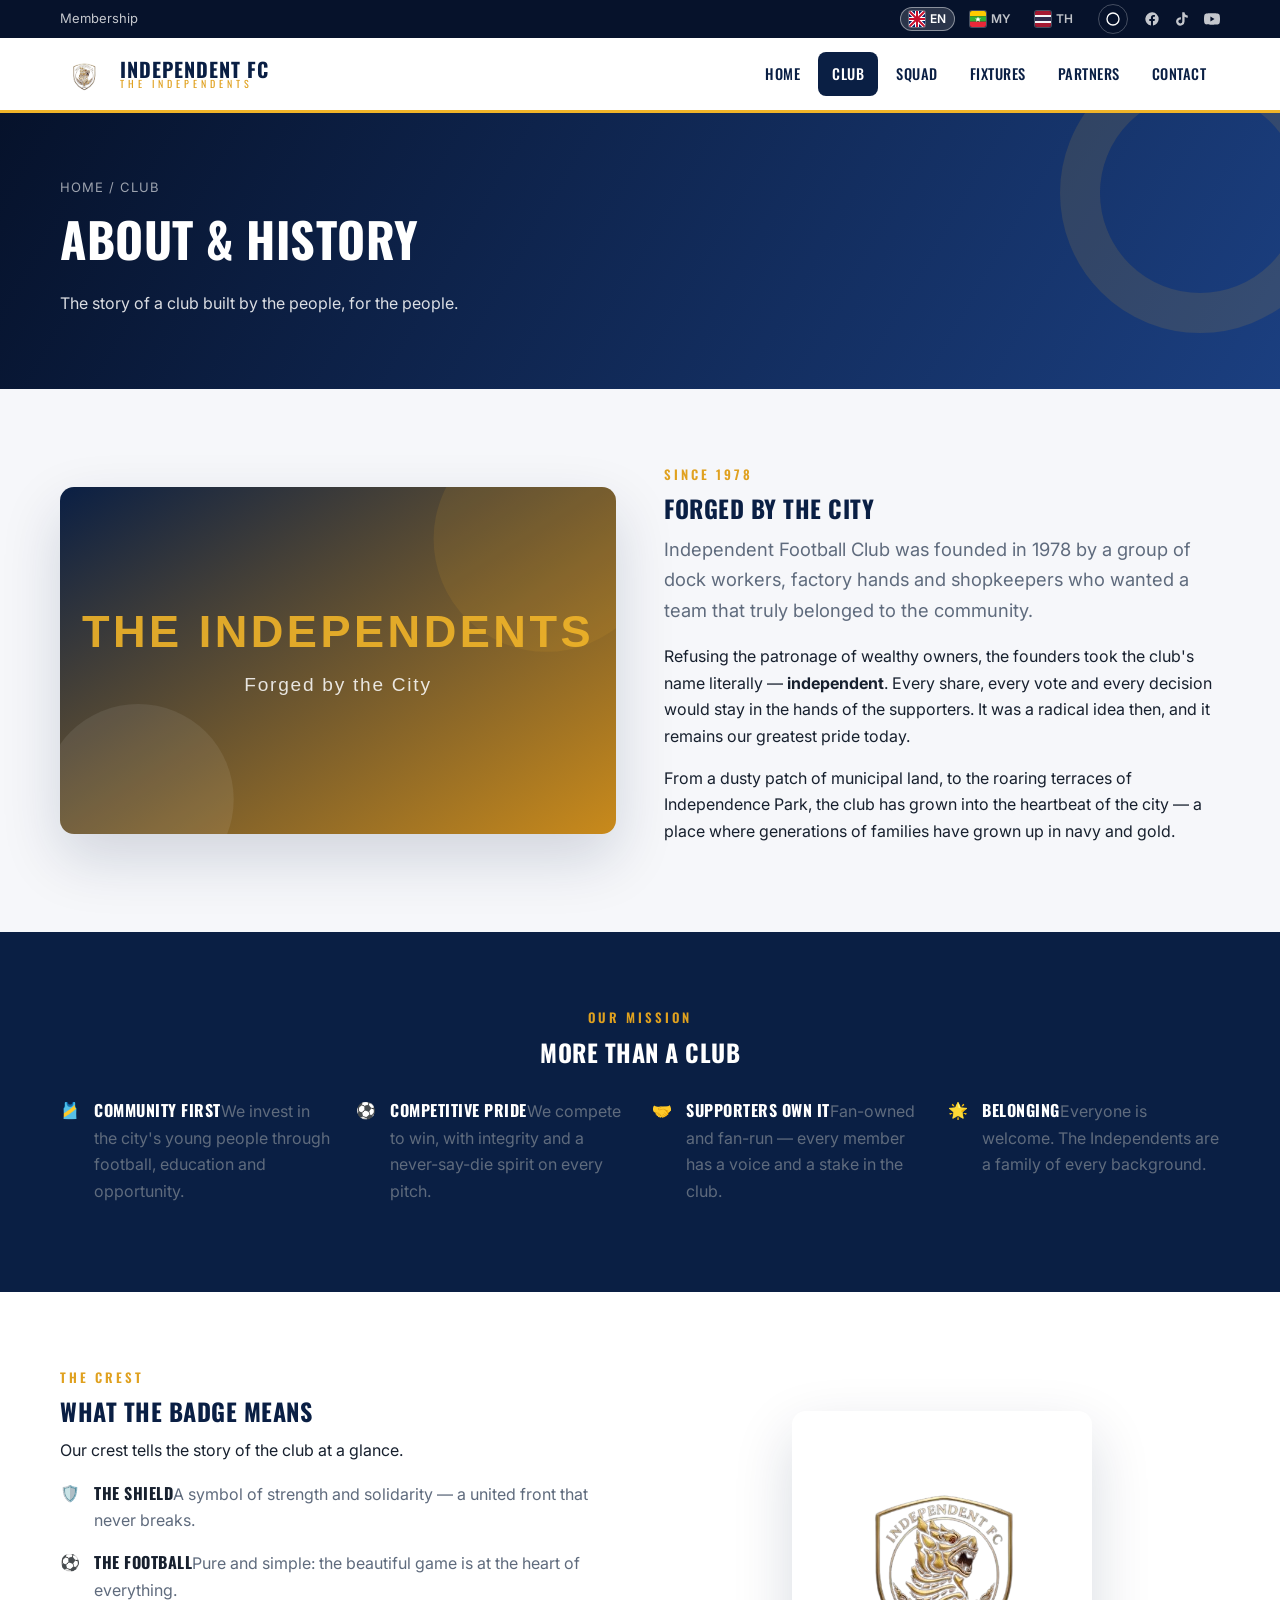
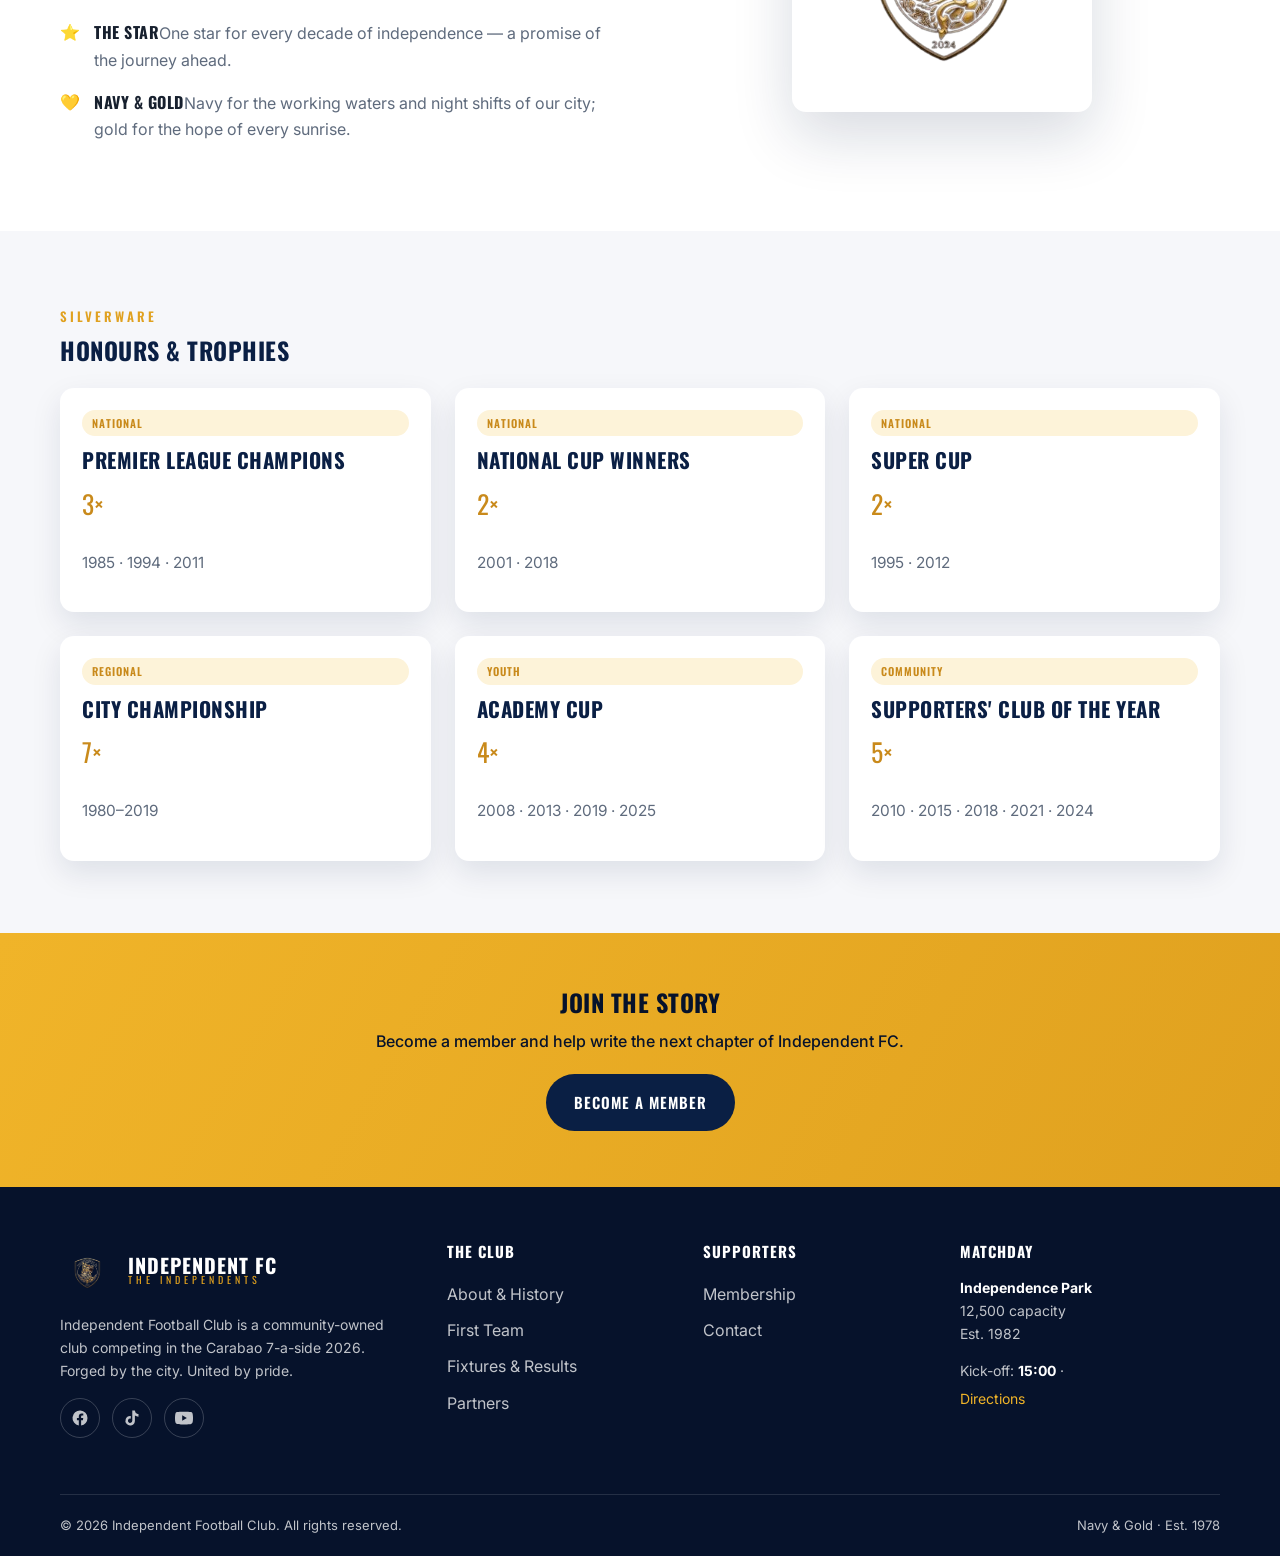
<file: about.html>
<!DOCTYPE html>
<html lang="en">
<head>
  <meta charset="UTF-8">
  <meta name="viewport" content="width=device-width, initial-scale=1.0">
  <title>About &amp; History — Independent Football Club</title>
  <meta name="description" content="The story of Independent Football Club — founded 1978, community-owned, and proud of its navy and gold heritage. Learn about our mission, badge and honours.">
  <link rel="icon" href="assets/img/crest.png">
  <link href="https://fonts.googleapis.com/css2?family=Oswald:wght@400;500;600;700&family=Inter:wght@400;500;600;700&display=swap" rel="stylesheet">
  <link rel="stylesheet" href="css/style.css">
</head>
<body>

  <div class="topbar">
    <div class="container">
      <div class="topbar__links"><a href="membership.html" data-i18n="topbar_membership">Membership</a></div>
      <div class="topbar__lang" id="langSwitch"></div>
      <button class="theme-toggle" id="themeToggle" aria-label="Toggle theme"><svg viewBox="0 0 24 24" fill="none" stroke="currentColor" stroke-width="2"><path d="M12 3a9 9 0 1 0 0 18 9 9 0 0 0 0-18z"/></svg></button>
      <div class="topbar__socials" data-socials></div>
    </div>
  </div>

  <header class="site-header">
    <div class="container">
      <a class="brand" href="index.html">
        <img class="brand__crest" src="assets/img/crest.png" alt="Independent FC crest">
        <div class="brand__name"><strong>Independent FC</strong><span>The Independents</span></div>
      </a>
      <nav class="nav" id="siteNav" aria-label="Main navigation">
        <a href="index.html" data-i18n="nav_home">Home</a>
        <a href="about.html" data-i18n="nav_club">Club</a>
        <a href="team.html" data-i18n="nav_squad">Squad</a>
        <a href="fixtures.html" data-i18n="nav_fixtures">Fixtures</a>
        <a href="sponsors.html" data-i18n="nav_partners">Partners</a>
        <a href="contact.html" data-i18n="nav_contact">Contact</a>
      </nav>
      <button class="nav-toggle" aria-label="Toggle menu" aria-expanded="false"><span></span><span></span><span></span></button>
    </div>
  </header>

  <section class="page-hero">
    <div class="container">
      <div class="breadcrumb"><a href="index.html" data-i18n="bc_home">Home</a> / <span data-i18n="nav_club">Club</span></div>
      <h1 data-i18n="about_hero_title">About &amp; History</h1>
      <p data-i18n="about_hero_p">The story of a club built by the people, for the people.</p>
    </div>
  </section>

  <!-- Founding story -->
  <section class="section">
    <div class="container">
      <div class="split">
        <div class="split__media"><img src="assets/img/about.svg" alt="The Independents"></div>
        <div>
          <span class="eyebrow" data-i18n="e_since1978">Since 1978</span>
          <h2 data-i18n="h_forged">Forged by the City</h2>
          <p class="lead">Independent Football Club was founded in 1978 by a group of dock workers, factory hands and shopkeepers who wanted a team that truly belonged to the community.</p>
          <p>Refusing the patronage of wealthy owners, the founders took the club's name literally — <strong>independent</strong>. Every share, every vote and every decision would stay in the hands of the supporters. It was a radical idea then, and it remains our greatest pride today.</p>
          <p>From a dusty patch of municipal land, to the roaring terraces of Independence Park, the club has grown into the heartbeat of the city — a place where generations of families have grown up in navy and gold.</p>
        </div>
      </div>
    </div>
  </section>

  <!-- Mission / values -->
  <section class="section section--navy">
    <div class="container">
      <div class="text-center">
        <span class="eyebrow" data-i18n="e_mission">Our Mission</span>
        <h2 data-i18n="h_morethan">More Than a Club</h2>
      </div>
      <ul class="feature-list" style="margin-top:32px;display:grid;grid-template-columns:repeat(auto-fit,minmax(260px,1fr));gap:24px;">
        <li><span>🎽</span><div><strong data-i18n="feat_comm_t">Community First</strong><span><span data-i18n="feat_comm_d">We invest in the city's young people through football, education and opportunity.</span></div></li>
        <li><span>⚽</span><div><strong data-i18n="feat_comp_t">Competitive Pride</strong><span><span data-i18n="feat_comp_d">We compete to win, with integrity and a never-say-die spirit on every pitch.</span></div></li>
        <li><span>🤝</span><div><strong data-i18n="feat_owner_t">Supporters Own It</strong><span><span data-i18n="feat_owner_d">Fan-owned and fan-run — every member has a voice and a stake in the club.</span></div></li>
        <li><span>🌟</span><div><strong data-i18n="feat_belong_t">Belonging</strong><span><span data-i18n="feat_belong_d">Everyone is welcome. The Independents are a family of every background.</span></div></li>
      </ul>
    </div>
  </section>

  <!-- Badge meaning -->
  <section class="section section--alt">
    <div class="container">
      <div class="split">
        <div>
          <span class="eyebrow" data-i18n="e_crest">The Crest</span>
          <h2 data-i18n="h_badge">What the Badge Means</h2>
          <p>Our crest tells the story of the club at a glance.</p>
          <ul class="feature-list">
            <li><span>🛡️</span><div><strong data-i18n="feat_shield_t">The Shield</strong><span><span data-i18n="feat_shield_d">A symbol of strength and solidarity — a united front that never breaks.</span></div></li>
            <li><span>⚽</span><div><strong data-i18n="feat_ball_t">The Football</strong><span><span data-i18n="feat_ball_d">Pure and simple: the beautiful game is at the heart of everything.</span></div></li>
            <li><span>⭐</span><div><strong data-i18n="feat_star_t">The Star</strong><span><span data-i18n="feat_star_d">One star for every decade of independence — a promise of the journey ahead.</span></div></li>
            <li><span>💛</span><div><strong data-i18n="feat_colors_t">Navy &amp; Gold</strong><span><span data-i18n="feat_colors_d">Navy for the working waters and night shifts of our city; gold for the hope of every sunrise.</span></div></li>
          </ul>
        </div>
        <div class="split__media" style="text-align:center;">
          <img src="assets/img/crest.png" alt="Independent FC crest" style="width:300px;margin:0 auto;">
        </div>
      </div>
    </div>
  </section>

  <!-- Honours -->
  <section class="section">
    <div class="container">
      <span class="eyebrow">Silverware</span>
      <h2>Honours &amp; Trophies</h2>
      <div class="grid grid--3 mt-2">
        <div class="card"><div class="card__body"><span class="tag">National</span><h3>Premier League Champions</h3><p style="font-family:var(--font-head);font-size:1.6rem;color:var(--gold-700);">3×</p><p>1985 · 1994 · 2011</p></div></div>
        <div class="card"><div class="card__body"><span class="tag">National</span><h3>National Cup Winners</h3><p style="font-family:var(--font-head);font-size:1.6rem;color:var(--gold-700);">2×</p><p>2001 · 2018</p></div></div>
        <div class="card"><div class="card__body"><span class="tag">National</span><h3>Super Cup</h3><p style="font-family:var(--font-head);font-size:1.6rem;color:var(--gold-700);">2×</p><p>1995 · 2012</p></div></div>
        <div class="card"><div class="card__body"><span class="tag">Regional</span><h3>City Championship</h3><p style="font-family:var(--font-head);font-size:1.6rem;color:var(--gold-700);">7×</p><p>1980–2019</p></div></div>
        <div class="card"><div class="card__body"><span class="tag">Youth</span><h3>Academy Cup</h3><p style="font-family:var(--font-head);font-size:1.6rem;color:var(--gold-700);">4×</p><p>2008 · 2013 · 2019 · 2025</p></div></div>
        <div class="card"><div class="card__body"><span class="tag">Community</span><h3>Supporters' Club of the Year</h3><p style="font-family:var(--font-head);font-size:1.6rem;color:var(--gold-700);">5×</p><p>2010 · 2015 · 2018 · 2021 · 2024</p></div></div>
      </div>
    </div>
  </section>

  <!-- CTA -->
  <section class="cta">
    <div class="container">
      <h2>Join the Story</h2>
      <p>Become a member and help write the next chapter of Independent FC.</p>
      <a class="btn btn--navy" href="membership.html">Become a Member</a>
    </div>
  </section>

  <footer class="site-footer">
    <div class="container">
      <div class="site-footer__main">
        <div>
          <div class="footer-brand">
            <img class="brand__crest" src="assets/img/crest.png" alt="Independent FC crest">
            <div class="brand__name"><strong style="color:#fff;">Independent FC</strong><span>The Independents</span></div>
          </div>
          <p>Independent Football Club is a community-owned club competing in the Carabao 7-a-side 2026. Forged by the city. United by pride.</p>
          <div class="site-footer__socials" data-socials></div>
        </div>
        <div>
          <h4 data-i18n="footer_theclub">The Club</h4>
          <a href="about.html" data-i18n="footer_about_history">About &amp; History</a><a href="team.html" data-i18n="footer_first_team">First Team</a><a href="fixtures.html" data-i18n="footer_fixtures_results">Fixtures &amp; Results</a><a href="sponsors.html" data-i18n="nav_partners">Partners</a>
        </div>
        <div>
          <h4 data-i18n="footer_supporters">Supporters</h4>
          <a href="membership.html" data-i18n="topbar_membership">Membership</a><a href="contact.html" data-i18n="nav_contact">Contact</a>
        </div>
        <div>
          <h4 data-i18n="footer_matchday">Matchday</h4>
          <p><strong style="color:#fff;" data-i18n="footer_park">Independence Park</strong><br><span data-i18n="footer_capacity">12,500 capacity</span><br><span data-i18n="footer_est1982">Est. 1982</span></p>
          <p><span data-i18n="footer_kickoff">Kick-off:</span> <strong style="color:#fff;">15:00</strong> · <a href="contact.html" style="color:var(--gold-500);" data-i18n="footer_directions">Directions</a></p>
        </div>
      </div>
      <div class="site-footer__bottom">
        <span data-i18n="footer_rights">© 2026 Independent Football Club. All rights reserved.</span>
        <span>Navy &amp; Gold · Est. 1978</span>
      </div>
    </div>
  </footer>

  <script src="js/data.js"></script>
  <script src="js/i18n.js"></script>
  <script src="js/main.js"></script>
</body>
</html>
</file>
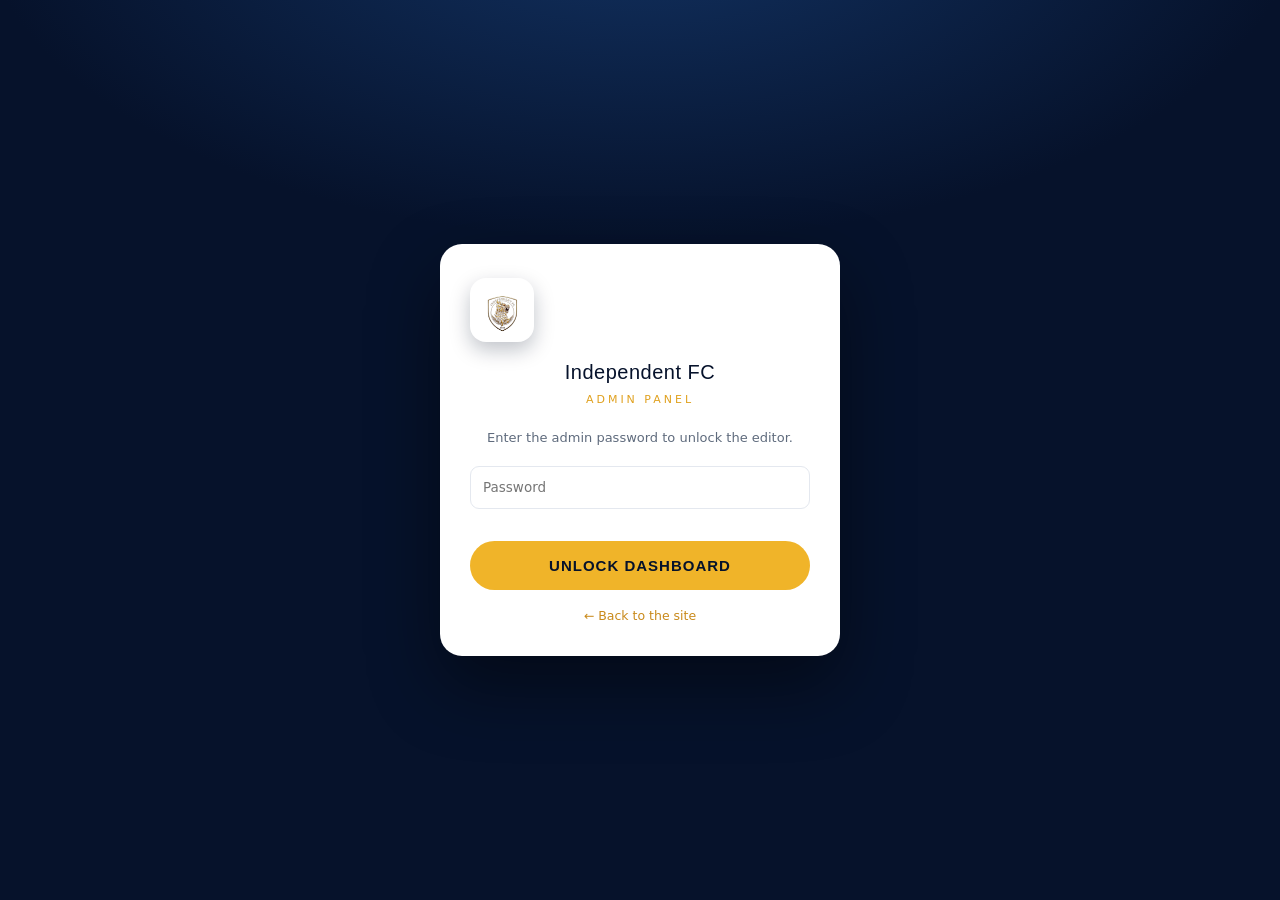
<file: admin.html>
<!DOCTYPE html>
<html lang="en">
<head>
  <meta charset="UTF-8">
  <meta name="robots" content="noindex, nofollow">
  <meta name="viewport" content="width=device-width, initial-scale=1">
  <title>Independent FC — Admin</title>
  <link rel="stylesheet" href="css/style.css">
  <link rel="stylesheet" href="css/admin.css">
</head>
<body class="admin-page">

  <!-- Unlock overlay -->
  <div id="unlockOverlay" class="ad-lock">
    <div class="ad-lock__card">
      <img class="ad-lock__logo" src="assets/img/crest.png" alt="" onerror="this.style.display='none'">
      <div class="ad-lock__brand">Independent FC</div>
      <div class="ad-lock__sub">Admin Panel</div>
      <p class="ad-lock__hint">Enter the admin password to unlock the editor.</p>
      <div class="field">
        <input id="pass" type="password" placeholder="Password" autocomplete="off">
      </div>
      <button id="unlockBtn" class="btn btn--gold" type="button">Unlock dashboard</button>
      <a class="ad-lock__back" href="index.html">← Back to the site</a>
    </div>
  </div>

  <!-- Dashboard -->
  <div id="dashView" class="hidden">
    <div class="admin">
      <aside class="admin-sidebar">
        <div class="admin-brand">
          <img class="admin-brand__logo" src="assets/img/crest.png" alt="IFC"
               onerror="this.src='assets/img/players/anime-gk.svg'">
          <div>
            <div class="admin-brand__name">Independent FC</div>
            <div class="admin-brand__sub">Admin Panel</div>
          </div>
        </div>

        <nav class="admin-nav" id="adminNav">
          <div class="admin-nav__title">Overview</div>
          <button class="admin-nav__link is-active" type="button" data-pane="overview">
            <svg viewBox="0 0 24 24" fill="none" stroke="currentColor" stroke-width="2" stroke-linecap="round" stroke-linejoin="round"><rect x="3" y="3" width="7" height="7" rx="1.6"/><rect x="14" y="3" width="7" height="7" rx="1.6"/><rect x="3" y="14" width="7" height="7" rx="1.6"/><rect x="14" y="14" width="7" height="7" rx="1.6"/></svg>
            Dashboard
          </button>

          <div class="admin-nav__title">Content</div>
          <button class="admin-nav__link" type="button" data-pane="club">
            <svg viewBox="0 0 24 24" fill="none" stroke="currentColor" stroke-width="2" stroke-linecap="round" stroke-linejoin="round"><path d="M12 2l7 3v6c0 5-3.5 8.5-7 10-3.5-1.5-7-5-7-10V5z"/><path d="M9 12l2 2 4-4"/></svg>
            Club info
          </button>
          <button class="admin-nav__link" type="button" data-pane="fixture">
            <svg viewBox="0 0 24 24" fill="none" stroke="currentColor" stroke-width="2" stroke-linecap="round" stroke-linejoin="round"><rect x="3" y="5" width="18" height="16" rx="2"/><path d="M8 3v4M16 3v4M3 10h18"/></svg>
            Next fixture
          </button>
          <button class="admin-nav__link" type="button" data-pane="latest">
            <svg viewBox="0 0 24 24" fill="none" stroke="currentColor" stroke-width="2" stroke-linecap="round" stroke-linejoin="round"><path d="M7 4h10v6a5 5 0 0 1-10 0z"/><path d="M7 6H4v1a4 4 0 0 0 4 4"/><path d="M17 6h3v1a4 4 0 0 1-4 4"/></svg>
            Latest result
          </button>

          <div class="admin-nav__title">Lists</div>
          <button class="admin-nav__link" type="button" data-pane="fixtures">
            <svg viewBox="0 0 24 24" fill="none" stroke="currentColor" stroke-width="2" stroke-linecap="round" stroke-linejoin="round"><path d="M8 6h13M8 12h13M8 18h13"/><path d="M3.5 6h.01M3.5 12h.01M3.5 18h.01"/></svg>
            Fixtures
          </button>
          <button class="admin-nav__link" type="button" data-pane="results">
            <svg viewBox="0 0 24 24" fill="none" stroke="currentColor" stroke-width="2" stroke-linecap="round" stroke-linejoin="round"><path d="M3 21h18"/><path d="M7 17v-8M12 17V5M17 17v-7"/></svg>
            Results
          </button>
          <button class="admin-nav__link" type="button" data-pane="table">
            <svg viewBox="0 0 24 24" fill="none" stroke="currentColor" stroke-width="2" stroke-linecap="round" stroke-linejoin="round"><path d="M4 3h16a0 0 0 0 1 0 0v18a0 0 0 0 1 0 0H4a0 0 0 0 1 0 0V3a0 0 0 0 1 0 0z"/><path d="M4 9h16M4 15h16M10 3v18"/></svg>
            League table
          </button>
          <button class="admin-nav__link" type="button" data-pane="squad">
            <svg viewBox="0 0 24 24" fill="none" stroke="currentColor" stroke-width="2" stroke-linecap="round" stroke-linejoin="round"><circle cx="9" cy="8" r="3.2"/><path d="M3.5 20a5.5 5.5 0 0 1 11 0"/><path d="M16 5.2a3.2 3.2 0 0 1 0 5.6"/><path d="M17.5 15.2a5.5 5.5 0 0 1 3 4.8"/></svg>
            Squad
          </button>
          <button class="admin-nav__link" type="button" data-pane="tiers">
            <svg viewBox="0 0 24 24" fill="none" stroke="currentColor" stroke-width="2" stroke-linecap="round" stroke-linejoin="round"><rect x="4" y="8" width="16" height="12" rx="2"/><path d="M8 8V6a2 2 0 0 1 2-2h4a2 2 0 0 1 2 2v2"/></svg>
            Membership
          </button>

          <div class="admin-nav__title">Settings</div>
          <button class="admin-nav__link" type="button" data-pane="partner">
            <svg viewBox="0 0 24 24" fill="none" stroke="currentColor" stroke-width="2" stroke-linecap="round" stroke-linejoin="round"><rect x="3" y="8" width="18" height="12" rx="2"/><path d="M8 8V7a2 2 0 0 1 2-2h4a2 2 0 0 1 2 2v1"/><path d="M3 13h18"/></svg>
            Partner
          </button>
          <button class="admin-nav__link" type="button" data-pane="social">
            <svg viewBox="0 0 24 24" fill="none" stroke="currentColor" stroke-width="2" stroke-linecap="round" stroke-linejoin="round"><circle cx="6" cy="12" r="3"/><circle cx="18" cy="6" r="3"/><circle cx="18" cy="18" r="3"/><path d="M8.7 10.7l6.6-3.4M8.7 13.3l6.6 3.4"/></svg>
            Social links
          </button>
          <button class="admin-nav__link" type="button" data-pane="json">
            <svg viewBox="0 0 24 24" fill="none" stroke="currentColor" stroke-width="2" stroke-linecap="round" stroke-linejoin="round"><path d="M8 7l-5 5 5 5M16 7l5 5-5 5M13 4l-2 16"/></svg>
            Raw JSON
          </button>
          <button class="admin-nav__link" type="button" data-pane="publish">
            <svg viewBox="0 0 24 24" fill="none" stroke="currentColor" stroke-width="2" stroke-linecap="round" stroke-linejoin="round"><path d="M12 19V5"/><path d="M5 12l7-7 7 7"/><path d="M4 21h16"/></svg>
            Publish live
          </button>
        </nav>

        <div class="admin-nav__cta">
          <a class="btn ad-btn-ghost btn--sm" href="index.html" target="_blank" rel="noopener">
            <span class="ad-label-sm">↗</span> View site
          </a>
          <button id="publishSideBtn" class="btn ad-btn-light btn--sm" type="button">
            <span class="ad-label-sm">⬆</span> Publish live
          </button>
          <button id="lockBtn" class="btn ad-btn-ghost btn--sm" type="button">
            <span class="ad-label-sm">🔒</span> Lock
          </button>
        </div>
      </aside>

      <main class="admin-main">
        <header class="admin-top">
          <div class="admin-top__left">
            <h1 id="pageTitle">Dashboard</h1>
            <span id="dirtyChip" class="ad-chip">All changes saved</span>
          </div>
          <div class="admin-top__right">
            <a class="btn btn--outline btn--sm" href="index.html" target="_blank" rel="noopener">View site</a>
            <button id="topPublishBtn" class="btn btn--gold btn--sm" type="button">⬆ Publish live</button>
          </div>
        </header>

        <div class="admin-content">

          <section class="admin-pane is-active" data-pane="overview">
            <div class="ad-hero">
              <div>
                <div class="ad-hero__label">Welcome back</div>
                <h2 id="ovClubName">Independent FC</h2>
                <p id="ovMotto">Content manager</p>
              </div>
              <div class="ad-hero__actions">
                <a class="btn btn--gold" href="index.html" target="_blank" rel="noopener">View live site</a>
                <button id="heroPublishBtn" class="btn ad-btn-light" type="button">⬆ Publish changes</button>
              </div>
            </div>
            <div class="ad-stats" id="ovStats"></div>
          </section>

          <section class="admin-pane" data-pane="club">
            <div class="ad-card">
              <div class="ad-card__head">
                <div><h2>Club info</h2><p>Identity, stadium and motto shown across the site.</p></div>
              </div>
              <div class="ad-grid" id="clubForm"></div>
            </div>
          </section>

          <section class="admin-pane" data-pane="fixture">
            <div class="ad-card">
              <div class="ad-card__head">
                <div><h2>Next fixture</h2><p>Used for the homepage countdown and hero strip.</p></div>
              </div>
              <div class="ad-grid" id="nextForm"></div>
            </div>
          </section>

          <section class="admin-pane" data-pane="latest">
            <div class="ad-card">
              <div class="ad-card__head">
                <div><h2>Latest result</h2><p>Featured on the homepage hero strip.</p></div>
              </div>
              <div class="ad-grid" id="lateForm"></div>
            </div>
          </section>

          <section class="admin-pane" data-pane="fixtures">
            <div class="ad-card">
              <div class="ad-card__head">
                <div><h2>Fixtures</h2><p>Upcoming match schedule.</p></div>
              </div>
              <div id="fixturesCard"></div>
            </div>
          </section>

          <section class="admin-pane" data-pane="results">
            <div class="ad-card">
              <div class="ad-card__head">
                <div><h2>Results</h2><p>Played matches with scorers.</p></div>
              </div>
              <div id="resultsCard"></div>
            </div>
          </section>

          <section class="admin-pane" data-pane="table">
            <div class="ad-card">
              <div class="ad-card__head">
                <div><h2>League table</h2><p>Standings grid.</p></div>
              </div>
              <div id="tableCard"></div>
            </div>
          </section>

          <section class="admin-pane" data-pane="squad">
            <div class="ad-card">
              <div class="ad-card__head">
                <div><h2>Squad</h2><p>Player roster. Photos are managed in code.</p></div>
              </div>
              <div id="squadCard"></div>
            </div>
          </section>

          <section class="admin-pane" data-pane="tiers">
            <div class="ad-card">
              <div class="ad-card__head">
                <div><h2>Membership tiers</h2><p>Pricing cards on the homepage.</p></div>
              </div>
              <div id="membershipCard"></div>
            </div>
          </section>

          <section class="admin-pane" data-pane="partner">
            <div class="ad-card">
              <div class="ad-card__head">
                <div><h2>Partner</h2><p>Featured sponsor block.</p></div>
              </div>
              <div class="ad-grid" id="partnerForm"></div>
            </div>
          </section>

          <section class="admin-pane" data-pane="social">
            <div class="ad-card">
              <div class="ad-card__head">
                <div><h2>Social links</h2><p>Footer icons and the Facebook feed embed.</p></div>
              </div>
              <div class="ad-grid" id="socialForm"></div>
            </div>
          </section>

          <section class="admin-pane" data-pane="json">
            <div class="ad-card">
              <div class="ad-card__head">
                <div><h2>Raw JSON</h2><p>Full data object. Edits here override the forms on download.</p></div>
              </div>
              <textarea id="advanced" class="ad-code" spellcheck="false"></textarea>
              <div class="ad-row-actions">
                <button id="advLoad" class="btn btn--outline btn--sm" type="button">Sync from forms</button>
                <button id="advApply" class="btn btn--outline btn--sm" type="button">Apply to editor</button>
              </div>
            </div>
          </section>

          <section class="admin-pane" data-pane="publish">
            <div class="ad-card">
              <div class="ad-card__head">
                <div><h2>Publish live</h2><p>Push changes straight to GitHub — no file download needed. Pages rebuilds automatically.</p></div>
              </div>
              <div class="ad-grid" id="publishForm">
                <div class="field"><label for="ghToken">GitHub token</label><input id="ghToken" type="password" placeholder="ghp_... or github_pat_..." autocomplete="off"></div>
                <div class="field"><label>Connection status</label><div id="ghStatus" class="field-static">Not connected yet.</div></div>
                <div class="field"><label for="ghRepo">Repository (owner / name)</label><input id="ghRepo" type="text" value="gts2026mm-prog/IndependentFC"></div>
                <div class="field"><label for="ghBranch">Branch</label><input id="ghBranch" type="text" value="main"></div>
              </div>
              <div class="ad-row-actions">
                <button id="ghTest" class="btn btn--outline btn--sm" type="button">Test connection</button>
                <button id="ghSave" class="btn btn--outline btn--sm" type="button">Save token on this device</button>
                <button id="ghClear" class="btn btn--outline btn--sm" type="button">Clear saved token</button>
                <button id="publishBtn" class="btn btn--gold btn--sm" type="button">⬆ Publish changes live</button>
                <button id="downloadBackupBtn" class="btn btn--outline btn--sm" type="button">Download backup copy</button>
              </div>
              <div class="ad-note">
                The token is stored only in this browser (localStorage) and sent only to <code>api.github.com</code>.
                Use a fine-grained token with <strong>Contents: read &amp; write</strong> on this repo, or a classic token with
                <strong>repo</strong> scope. Prefer a published source link as your personal-feeds check.
              </div>
            </div>
          </section>

          <div class="ad-note">
            Download an updated <code>data.js</code> file, then send it to the developer or drop it into
            <code>D:\IndependentFC\js\data.js</code> for it to be pushed live. Language translations live in
            <code>js/i18n.js</code> and are edited separately.
          </div>

        </div>
      </main>
    </div>
  </div>

  <div id="toast" class="ad-toast" role="status"></div>

  <script src="js/admin.js"></script>
</body>
</html>
</file>
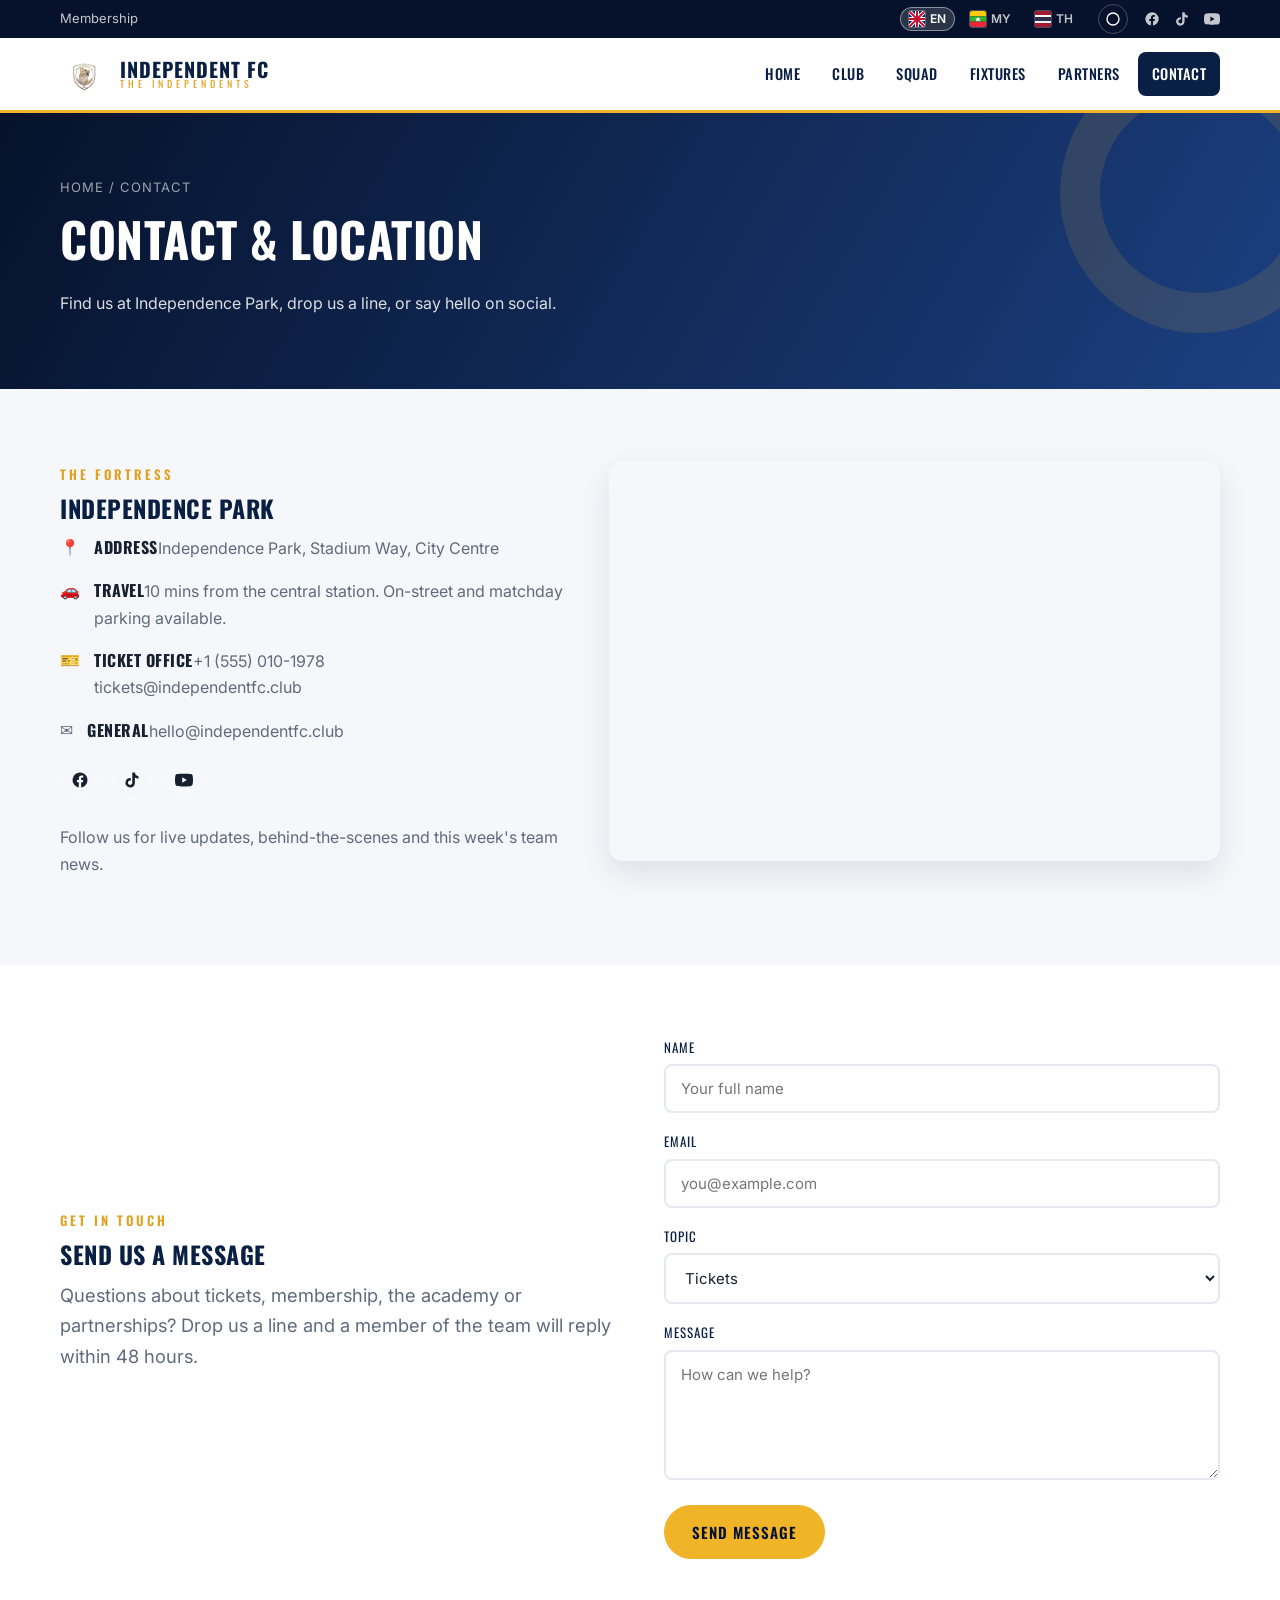
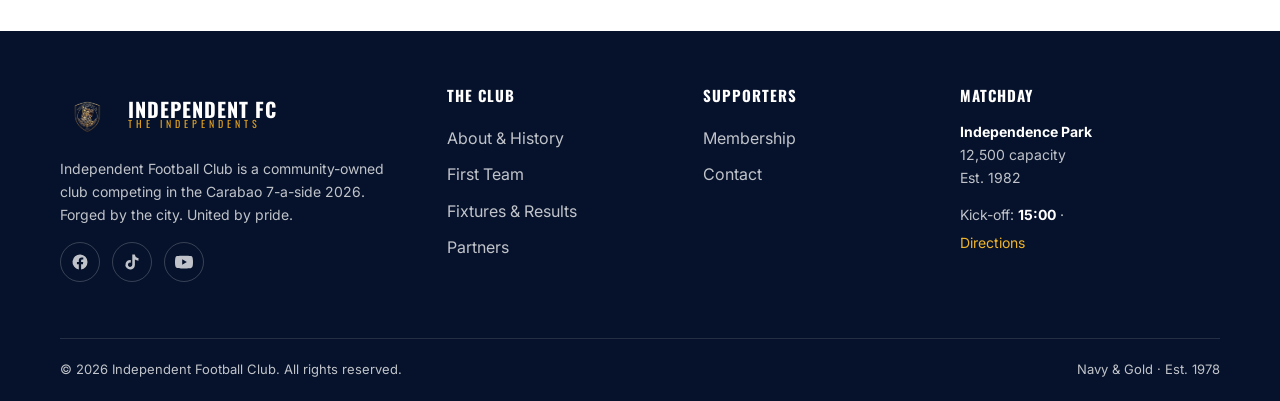
<file: contact.html>
<!DOCTYPE html>
<html lang="en">
<head>
  <meta charset="UTF-8">
  <meta name="viewport" content="width=device-width, initial-scale=1.0">
  <title>Contact — Independent Football Club</title>
  <meta name="description" content="Contact Independent Football Club. Stadium address, directions, contact form and social media links.">
  <link rel="icon" href="assets/img/crest.png">
  <link href="https://fonts.googleapis.com/css2?family=Oswald:wght@400;500;600;700&family=Inter:wght@400;500;600;700&display=swap" rel="stylesheet">
  <link rel="stylesheet" href="css/style.css">
</head>
<body>

  <div class="topbar">
    <div class="container">
      <div class="topbar__links"><a href="membership.html" data-i18n="topbar_membership">Membership</a></div>
      <div class="topbar__lang" id="langSwitch"></div>
      <button class="theme-toggle" id="themeToggle" aria-label="Toggle theme"><svg viewBox="0 0 24 24" fill="none" stroke="currentColor" stroke-width="2"><path d="M12 3a9 9 0 1 0 0 18 9 9 0 0 0 0-18z"/></svg></button>
      <div class="topbar__socials" data-socials></div>
    </div>
  </div>

  <header class="site-header">
    <div class="container">
      <a class="brand" href="index.html">
        <img class="brand__crest" src="assets/img/crest.png" alt="Independent FC crest">
        <div class="brand__name"><strong>Independent FC</strong><span>The Independents</span></div>
      </a>
      <nav class="nav" id="siteNav" aria-label="Main navigation">
        <a href="index.html" data-i18n="nav_home">Home</a>
        <a href="about.html" data-i18n="nav_club">Club</a>
        <a href="team.html" data-i18n="nav_squad">Squad</a>
        <a href="fixtures.html" data-i18n="nav_fixtures">Fixtures</a>
        <a href="sponsors.html" data-i18n="nav_partners">Partners</a>
        <a href="contact.html" data-i18n="nav_contact">Contact</a>
      </nav>
      <button class="nav-toggle" aria-label="Toggle menu" aria-expanded="false"><span></span><span></span><span></span></button>
    </div>
  </header>

  <section class="page-hero">
    <div class="container">
      <div class="breadcrumb"><a href="index.html" data-i18n="bc_home">Home</a> / <span data-i18n="nav_contact">Contact</span></div>
      <h1 data-i18n="contact_hero_title">Contact &amp; Location</h1>
      <p data-i18n="contact_hero_p">Find us at Independence Park, drop us a line, or say hello on social.</p>
    </div>
  </section>

  <!-- Stadium address + map -->
  <section class="section">
    <div class="container">
      <div class="contact-grid">
        <div>
          <span class="eyebrow" data-i18n="e_fortress">The Fortress</span>
          <h2 data-i18n="footer_park">Independence Park</h2>
          <ul class="feature-list">
            <li><span>📍</span><div><strong data-i18n="feat_addr_t">Address</strong><span><span data-i18n="feat_addr_d">Independence Park, Stadium Way,<br>City Centre</span></div></li>
            <li><span>🚗</span><div><strong data-i18n="feat_travel_t">Travel</strong><span><span data-i18n="feat_travel_d">10 mins from the central station. On-street and matchday parking available.</span></div></li>
            <li><span>🎫</span><div><strong data-i18n="feat_ticket_t">Ticket Office</strong><span>+1 (555) 010-1978<br>tickets@independentfc.club</span></div></li>
            <li><span>✉️</span><div><strong data-i18n="feat_general_t">General</strong><span><span data-i18n="feat_general_d">hello@independentfc.club</span></div></li>
          </ul>
          <div class="site-footer__socials" data-socials style="margin-top:8px;"></div>
          <p class="mt-2" style="color:var(--muted);" data-i18n="follow_p">Follow us for live updates, behind-the-scenes and this week's team news.</p>
        </div>
        <div>
          <iframe class="map-embed" title="Map to Independence Park"
            src="https://maps.google.com/maps?q=stadium&z=13&output=embed"
            loading="lazy" referrerpolicy="no-referrer-when-downgrade"></iframe>
        </div>
      </div>
    </div>
  </section>

  <!-- Contact form -->
  <section class="section section--alt">
    <div class="container">
      <div class="split">
        <div>
          <span class="eyebrow" data-i18n="e_touch">Get in Touch</span>
          <h2 data-i18n="h_message">Send Us a Message</h2>
          <p class="lead" data-i18n="msg_lead">Questions about tickets, membership, the academy or partnerships? Drop us a line and a member of the team will reply within 48 hours.</p>
        </div>
        <form data-contact>
          <div class="form-success" data-i18n="form_success">Thanks for your message! We'll be in touch soon.</div>
          <div class="field"><label for="name" data-i18n="label_name">Name</label><input id="name" type="text" required placeholder="Your full name" data-i18n-placeholder="ph_name"></div>
          <div class="field"><label for="email" data-i18n="label_email">Email</label><input id="email" type="email" required placeholder="you@example.com" data-i18n-placeholder="ph_email"></div>
          <div class="field">
            <label for="topic" data-i18n="label_topic">Topic</label>
            <select id="topic">
              <option data-i18n="opt_tickets">Tickets</option>
              <option data-i18n="opt_membership">Membership</option>
              <option data-i18n="opt_academy">Academy</option>
              <option data-i18n="opt_shop">Shop</option>
              <option data-i18n="opt_partnerships">Partnerships</option>
              <option data-i18n="opt_press">Press / Media</option>
              <option data-i18n="opt_other">Other</option>
            </select>
          </div>
          <div class="field"><label for="message" data-i18n="label_message">Message</label><textarea id="message" required placeholder="How can we help?" data-i18n-placeholder="ph_message"></textarea></div>
          <button type="submit" class="btn btn--gold" data-i18n="btn_send">Send Message</button>
        </form>
      </div>
    </div>
  </section>

  <footer class="site-footer">
    <div class="container">
      <div class="site-footer__main">
        <div>
          <div class="footer-brand">
            <img class="brand__crest" src="assets/img/crest.png" alt="Independent FC crest">
            <div class="brand__name"><strong style="color:#fff;">Independent FC</strong><span>The Independents</span></div>
          </div>
          <p>Independent Football Club is a community-owned club competing in the Carabao 7-a-side 2026. Forged by the city. United by pride.</p>
          <div class="site-footer__socials" data-socials></div>
        </div>
        <div>
          <h4 data-i18n="footer_theclub">The Club</h4>
          <a href="about.html" data-i18n="footer_about_history">About &amp; History</a><a href="team.html" data-i18n="footer_first_team">First Team</a><a href="fixtures.html" data-i18n="footer_fixtures_results">Fixtures &amp; Results</a><a href="sponsors.html" data-i18n="nav_partners">Partners</a>
        </div>
        <div>
          <h4 data-i18n="footer_supporters">Supporters</h4>
          <a href="membership.html" data-i18n="topbar_membership">Membership</a><a href="contact.html" data-i18n="nav_contact">Contact</a>
        </div>
        <div>
          <h4 data-i18n="footer_matchday">Matchday</h4>
          <p><strong style="color:#fff;" data-i18n="footer_park">Independence Park</strong><br><span data-i18n="footer_capacity">12,500 capacity</span><br><span data-i18n="footer_est1982">Est. 1982</span></p>
          <p><span data-i18n="footer_kickoff">Kick-off:</span> <strong style="color:#fff;">15:00</strong> · <a href="contact.html" style="color:var(--gold-500);" data-i18n="footer_directions">Directions</a></p>
        </div>
      </div>
      <div class="site-footer__bottom">
        <span data-i18n="footer_rights">© 2026 Independent Football Club. All rights reserved.</span>
        <span>Navy &amp; Gold · Est. 1978</span>
      </div>
    </div>
  </footer>

  <script src="js/data.js"></script>
  <script src="js/i18n.js"></script>
  <script src="js/main.js"></script>
</body>
</html>
</file>
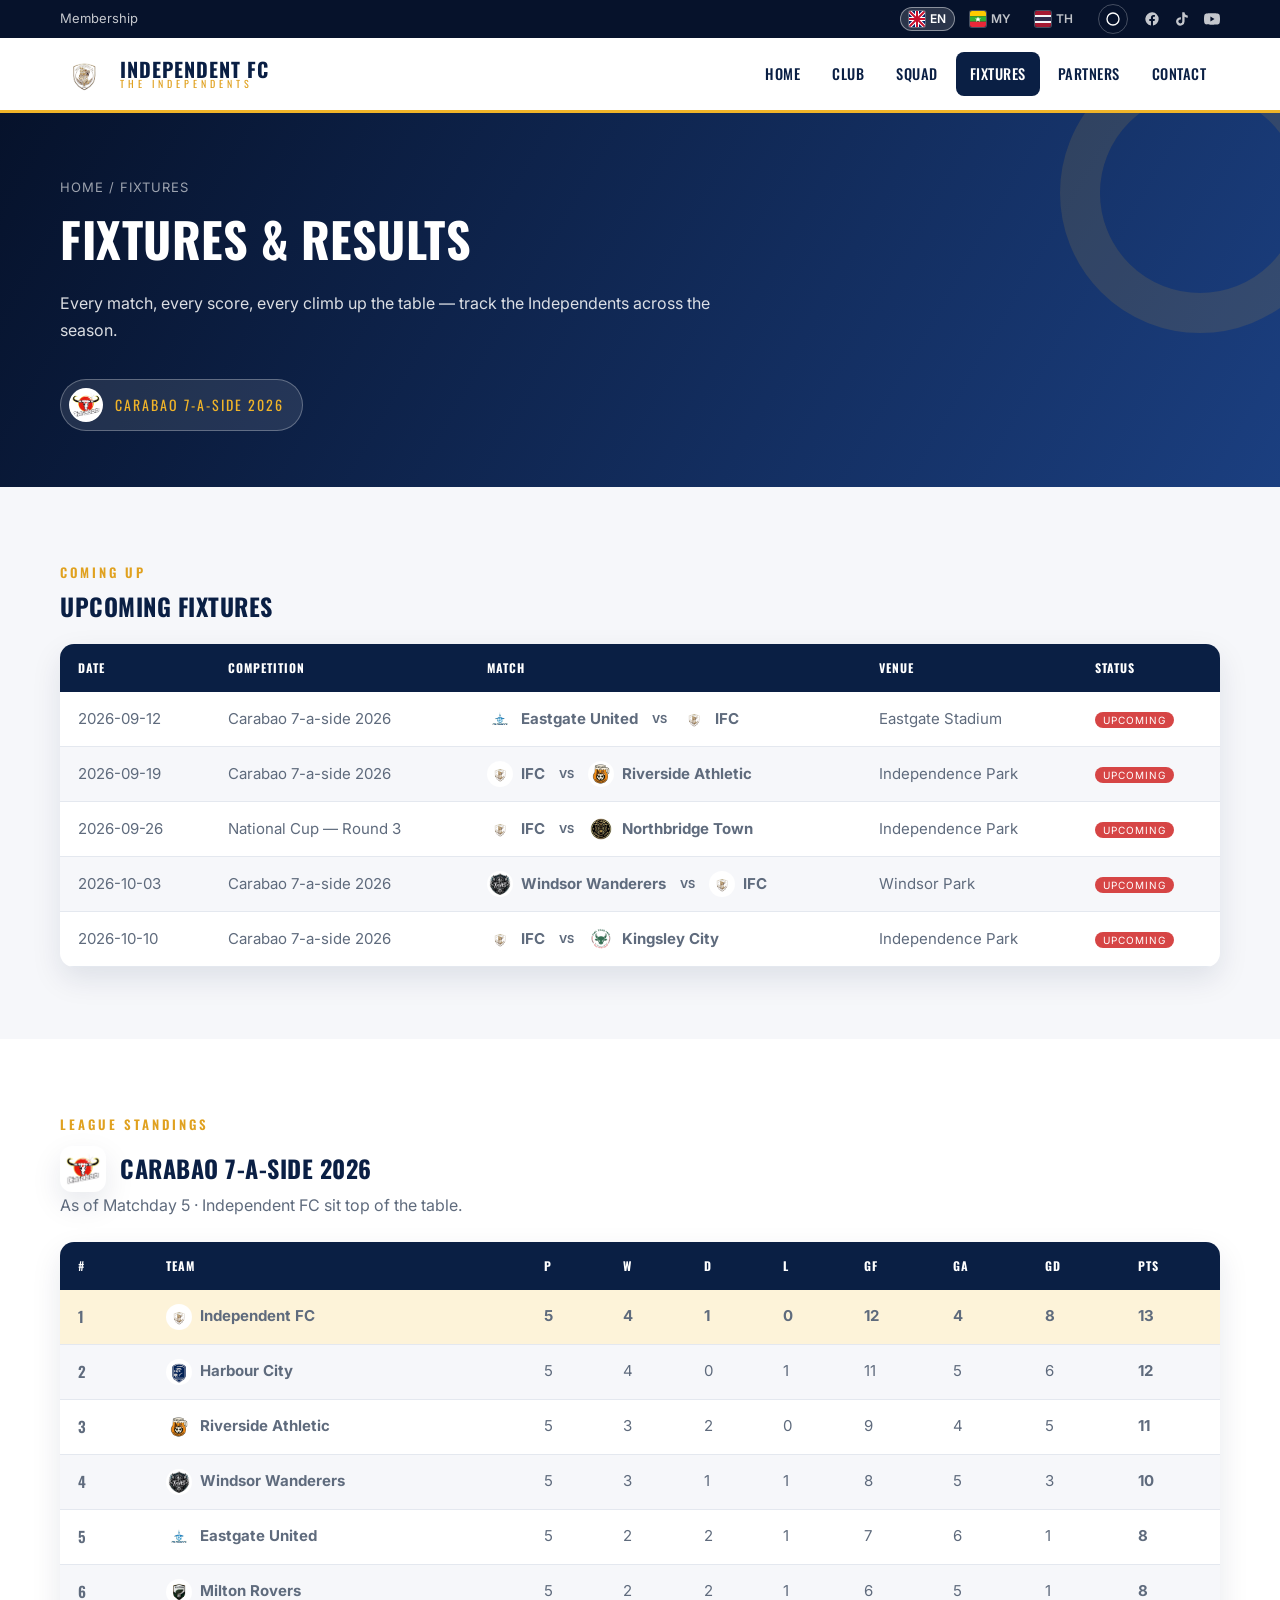
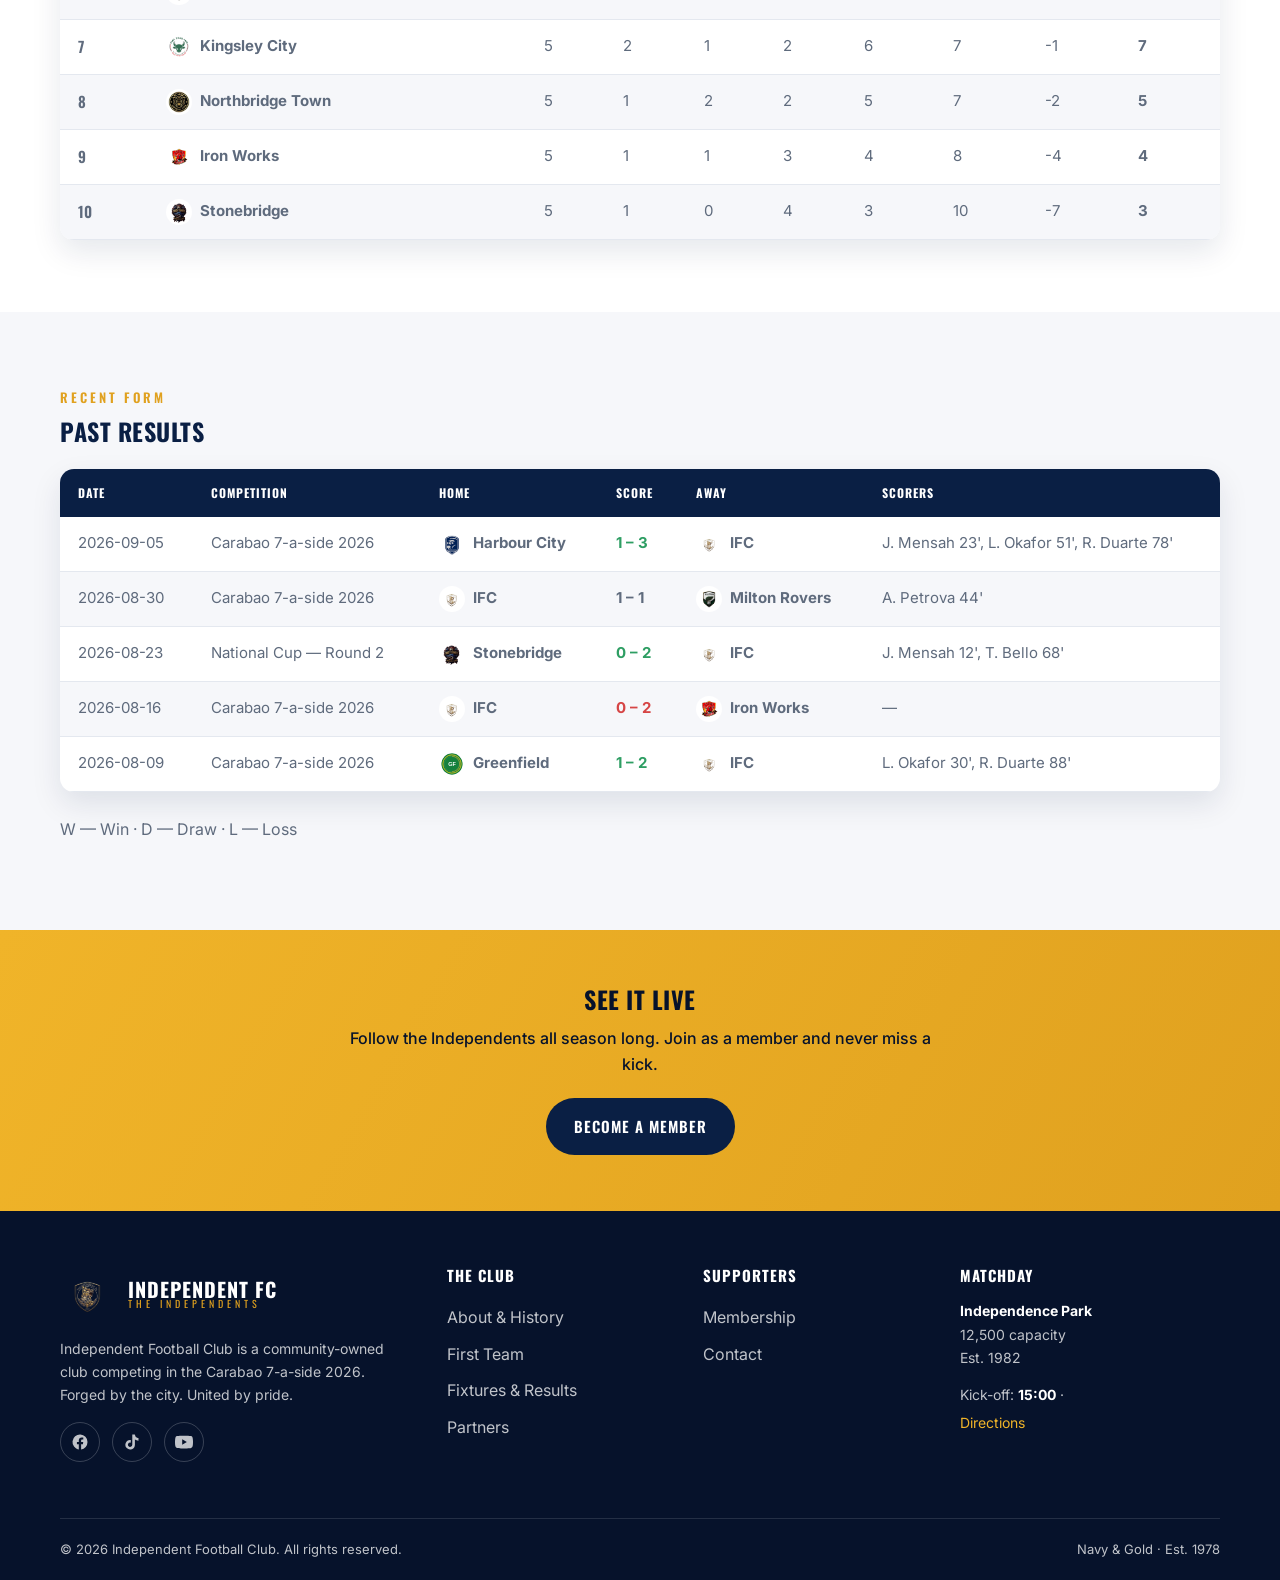
<file: fixtures.html>
<!DOCTYPE html>
<html lang="en">
<head>
  <meta charset="UTF-8">
  <meta name="viewport" content="width=device-width, initial-scale=1.0">
  <title>Fixtures &amp; Results — Independent Football Club</title>
  <meta name="description" content="Independent FC fixtures, results and the latest Carabao 7-a-side 2026 table. Keep up to date with every matchday.">
  <link rel="icon" href="assets/img/crest.png">
  <link href="https://fonts.googleapis.com/css2?family=Oswald:wght@400;500;600;700&family=Inter:wght@400;500;600;700&display=swap" rel="stylesheet">
  <link rel="stylesheet" href="css/style.css">
</head>
<body>

  <div class="topbar">
    <div class="container">
      <div class="topbar__links"><a href="membership.html" data-i18n="topbar_membership">Membership</a></div>
      <div class="topbar__lang" id="langSwitch"></div>
      <button class="theme-toggle" id="themeToggle" aria-label="Toggle theme"><svg viewBox="0 0 24 24" fill="none" stroke="currentColor" stroke-width="2"><path d="M12 3a9 9 0 1 0 0 18 9 9 0 0 0 0-18z"/></svg></button>
      <div class="topbar__socials" data-socials></div>
    </div>
  </div>

  <header class="site-header">
    <div class="container">
      <a class="brand" href="index.html">
        <img class="brand__crest" src="assets/img/crest.png" alt="Independent FC crest">
        <div class="brand__name"><strong>Independent FC</strong><span>The Independents</span></div>
      </a>
      <nav class="nav" id="siteNav" aria-label="Main navigation">
        <a href="index.html" data-i18n="nav_home">Home</a>
        <a href="about.html" data-i18n="nav_club">Club</a>
        <a href="team.html" data-i18n="nav_squad">Squad</a>
        <a href="fixtures.html" data-i18n="nav_fixtures">Fixtures</a>
        <a href="sponsors.html" data-i18n="nav_partners">Partners</a>
        <a href="contact.html" data-i18n="nav_contact">Contact</a>
      </nav>
      <button class="nav-toggle" aria-label="Toggle menu" aria-expanded="false"><span></span><span></span><span></span></button>
    </div>
  </header>

  <section class="page-hero">
    <div class="container">
      <div class="breadcrumb"><a href="index.html" data-i18n="bc_home">Home</a> / <span data-i18n="nav_fixtures">Fixtures</span></div>
      <h1 data-i18n="fixt_hero_title">Fixtures &amp; Results</h1>
      <p data-i18n="fixt_hero_p">Every match, every score, every climb up the table — track the Independents across the season.</p>
      <div class="comp-badge"><img src="assets/img/carabao-logo.png" alt="Carabao logo"><span>Carabao 7-a-side 2026</span></div>
    </div>
  </section>

  <!-- Upcoming fixtures -->
  <section class="section">
    <div class="container">
      <span class="eyebrow" data-i18n="e_upcoming">Coming Up</span>
      <h2 data-i18n="h_upcoming">Upcoming Fixtures</h2>
      <div class="table-wrap mt-2">
        <table>
          <thead><tr><th data-i18n="th_date">Date</th><th data-i18n="th_comp">Competition</th><th data-i18n="th_match">Match</th><th data-i18n="th_venue">Venue</th><th data-i18n="th_status">Status</th></tr></thead>
          <tbody id="fixturesList"></tbody>
        </table>
      </div>
    </div>
  </section>

  <!-- League table -->
  <section class="section section--alt">
    <div class="container">
      <span class="eyebrow" data-i18n="e_standings">League Standings</span>
      <div class="comp-title"><img src="assets/img/carabao-logo.png" alt="Carabao logo"><h2>Carabao 7-a-side 2026</h2></div>
      <p style="color:var(--muted);" data-i18n="tbl_note">As of Matchday 5 · Independent FC sit top of the table.</p>
      <div class="table-wrap mt-2">
        <table>
          <thead><tr><th>#</th><th data-i18n="th_team">Team</th><th>P</th><th>W</th><th>D</th><th>L</th><th>GF</th><th>GA</th><th>GD</th><th data-i18n="th_pts">Pts</th></tr></thead>
          <tbody id="leagueTable"></tbody>
        </table>
      </div>
    </div>
  </section>

  <!-- Past results -->
  <section class="section">
    <div class="container">
      <span class="eyebrow" data-i18n="e_recent">Recent Form</span>
      <h2 data-i18n="h_results">Past Results</h2>
      <div class="table-wrap mt-2">
        <table>
          <thead><tr><th data-i18n="th_date">Date</th><th data-i18n="th_comp">Competition</th><th data-i18n="th_home">Home</th><th data-i18n="th_score">Score</th><th data-i18n="th_away">Away</th><th data-i18n="th_scorers">Scorers</th></tr></thead>
          <tbody id="resultsList"></tbody>
        </table>
      </div>
      <p class="mt-2" style="color:var(--muted);" data-i18n="legend">W — Win · D — Draw · L — Loss</p>
    </div>
  </section>

  <section class="cta">
    <div class="container">
      <h2 data-i18n="cta_live_h">See It Live</h2>
      <p data-i18n="cta_live_p">Follow the Independents all season long. Join as a member and never miss a kick.</p>
      <a class="btn btn--navy" href="membership.html" data-i18n="hero_cta_member">Become a Member</a>
    </div>
  </section>

  <footer class="site-footer">
    <div class="container">
      <div class="site-footer__main">
        <div>
          <div class="footer-brand">
            <img class="brand__crest" src="assets/img/crest.png" alt="Independent FC crest">
            <div class="brand__name"><strong style="color:#fff;">Independent FC</strong><span>The Independents</span></div>
          </div>
          <p>Independent Football Club is a community-owned club competing in the Carabao 7-a-side 2026. Forged by the city. United by pride.</p>
          <div class="site-footer__socials" data-socials></div>
        </div>
        <div>
          <h4 data-i18n="footer_theclub">The Club</h4>
          <a href="about.html" data-i18n="footer_about_history">About &amp; History</a><a href="team.html" data-i18n="footer_first_team">First Team</a><a href="fixtures.html" data-i18n="footer_fixtures_results">Fixtures &amp; Results</a><a href="sponsors.html" data-i18n="nav_partners">Partners</a>
        </div>
        <div>
          <h4 data-i18n="footer_supporters">Supporters</h4>
          <a href="membership.html" data-i18n="topbar_membership">Membership</a><a href="contact.html" data-i18n="nav_contact">Contact</a>
        </div>
        <div>
          <h4 data-i18n="footer_matchday">Matchday</h4>
          <p><strong style="color:#fff;" data-i18n="footer_park">Independence Park</strong><br><span data-i18n="footer_capacity">12,500 capacity</span><br><span data-i18n="footer_est1982">Est. 1982</span></p>
          <p><span data-i18n="footer_kickoff">Kick-off:</span> <strong style="color:#fff;">15:00</strong> · <a href="contact.html" style="color:var(--gold-500);" data-i18n="footer_directions">Directions</a></p>
        </div>
      </div>
      <div class="site-footer__bottom">
        <span data-i18n="footer_rights">© 2026 Independent Football Club. All rights reserved.</span>
        <span>Navy &amp; Gold · Est. 1978</span>
      </div>
    </div>
  </footer>

  <script src="js/data.js"></script>
  <script src="js/i18n.js"></script>
  <script src="js/main.js"></script>
</body>
</html>
</file>
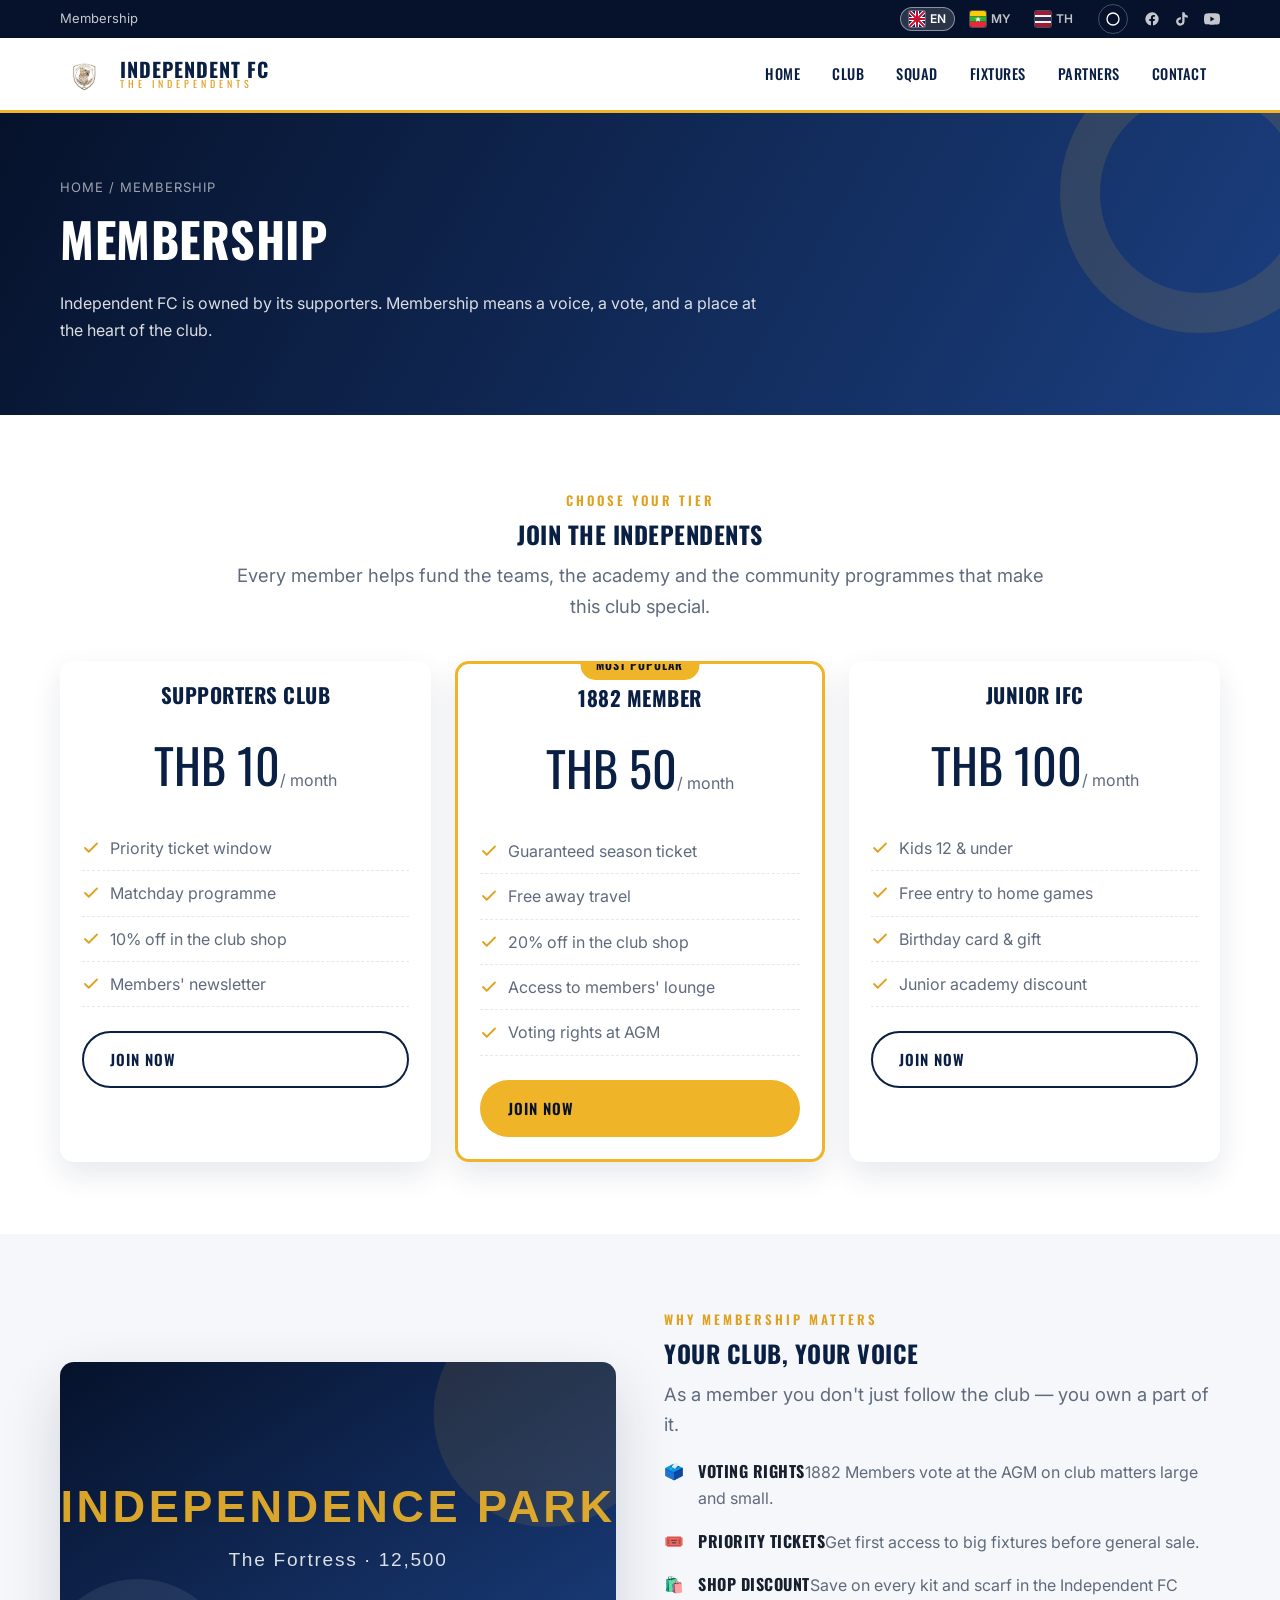
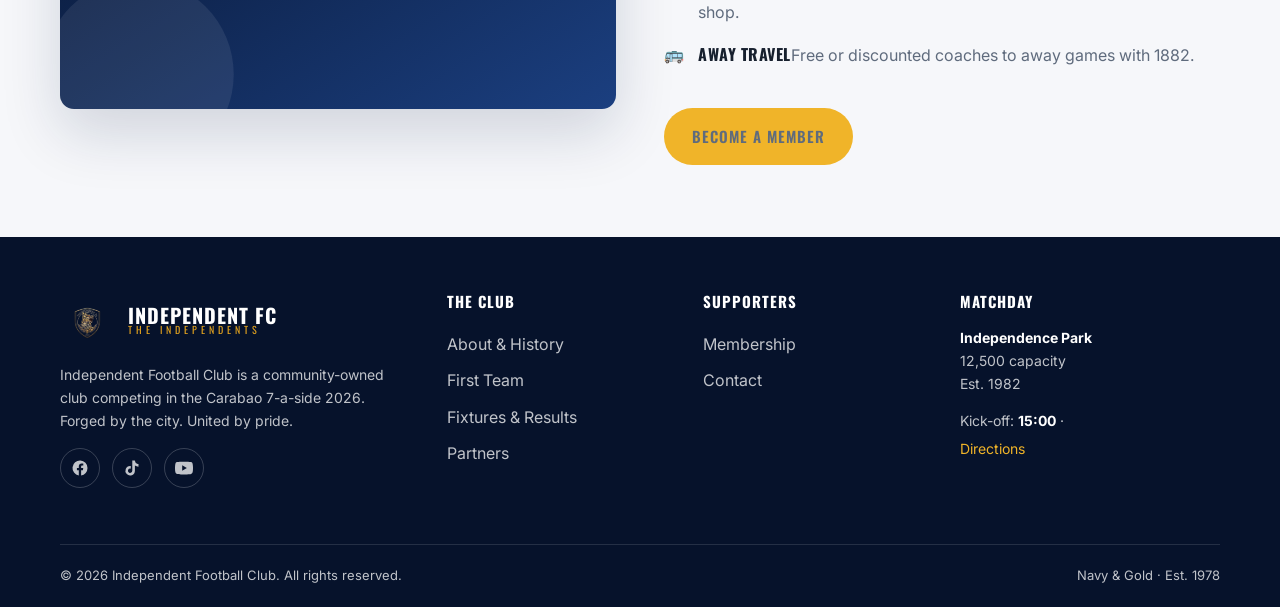
<file: membership.html>
<!DOCTYPE html>
<html lang="en">
<head>
  <meta charset="UTF-8">
  <meta name="viewport" content="width=device-width, initial-scale=1.0">
  <title>Membership — Independent Football Club</title>
  <meta name="description" content="Join Independent FC. Supporters Club, 1882 Member and Junior IFC membership — priority tickets, shop discounts and a voice in your club.">
  <link rel="icon" href="assets/img/crest.png">
  <link href="https://fonts.googleapis.com/css2?family=Oswald:wght@400;500;600;700&family=Inter:wght@400;500;600;700&display=swap" rel="stylesheet">
  <link rel="stylesheet" href="css/style.css">
</head>
<body>

  <div class="topbar">
    <div class="container">
      <div class="topbar__links"><a href="membership.html" data-i18n="topbar_membership">Membership</a></div>
      <div class="topbar__lang" id="langSwitch"></div>
      <button class="theme-toggle" id="themeToggle" aria-label="Toggle theme"><svg viewBox="0 0 24 24" fill="none" stroke="currentColor" stroke-width="2"><path d="M12 3a9 9 0 1 0 0 18 9 9 0 0 0 0-18z"/></svg></button>
      <div class="topbar__socials" data-socials></div>
    </div>
  </div>

  <header class="site-header">
    <div class="container">
      <a class="brand" href="index.html">
        <img class="brand__crest" src="assets/img/crest.png" alt="Independent FC crest">
        <div class="brand__name"><strong>Independent FC</strong><span>The Independents</span></div>
      </a>
      <nav class="nav" id="siteNav" aria-label="Main navigation">
        <a href="index.html" data-i18n="nav_home">Home</a>
        <a href="about.html" data-i18n="nav_club">Club</a>
        <a href="team.html" data-i18n="nav_squad">Squad</a>
        <a href="fixtures.html" data-i18n="nav_fixtures">Fixtures</a>
        <a href="sponsors.html" data-i18n="nav_partners">Partners</a>
        <a href="contact.html" data-i18n="nav_contact">Contact</a>
      </nav>
      <button class="nav-toggle" aria-label="Toggle menu" aria-expanded="false"><span></span><span></span><span></span></button>
    </div>
  </header>

  <section class="page-hero">
    <div class="container">
      <div class="breadcrumb"><a href="index.html" data-i18n="bc_home">Home</a> / <span data-i18n="topbar_membership">Membership</span></div>
      <h1 data-i18n="member_hero_title">Membership</h1>
      <p data-i18n="member_hero_p">Independent FC is owned by its supporters. Membership means a voice, a vote, and a place at the heart of the club.</p>
    </div>
  </section>

  <section class="section section--alt">
    <div class="container">
      <div class="text-center" style="margin-bottom:40px;">
        <span class="eyebrow" data-i18n="e_tier">Choose Your Tier</span>
        <h2 data-i18n="h_join">Join the Independents</h2>
        <p class="lead" style="margin:0 auto;" data-i18n="join_lead">Every member helps fund the teams, the academy and the community programmes that make this club special.</p>
      </div>
      <div class="grid grid--3" id="membershipGrid"></div>
    </div>
  </section>

  <section class="section">
    <div class="container">
      <div class="split">
        <div class="split__media"><img src="assets/img/stadium.svg" alt="Independence Park crowd"></div>
        <div>
          <span class="eyebrow" data-i18n="e_why">Why Membership Matters</span>
          <h2 data-i18n="h_voice">Your Club, Your Voice</h2>
          <p class="lead" data-i18n="why_lead">As a member you don't just follow the club — you own a part of it.</p>
          <ul class="feature-list">
            <li><span>🗳️</span><div><strong data-i18n="mem_feat1_t">Voting Rights</strong><span><span data-i18n="mem_feat1_d">1882 Members vote at the AGM on club matters large and small.</span></div></li>
            <li><span>🎟️</span><div><strong data-i18n="mem_feat2_t">Priority Tickets</strong><span><span data-i18n="mem_feat2_d">Get first access to big fixtures before general sale.</span></div></li>
            <li><span>🛍️</span><div><strong data-i18n="mem_feat3_t">Shop Discount</strong><span><span data-i18n="mem_feat3_d">Save on every kit and scarf in the Independent FC shop.</span></div></li>
            <li><span>🚌</span><div><strong data-i18n="mem_feat4_t">Away Travel</strong><span><span data-i18n="mem_feat4_d">Free or discounted coaches to away games with 1882.</span></div></li>
          </ul>
          <a class="btn btn--gold mt-2" href="contact.html" data-i18n="hero_cta_member">Become a Member</a>
        </div>
      </div>
    </div>
  </section>

  <footer class="site-footer">
    <div class="container">
      <div class="site-footer__main">
        <div>
          <div class="footer-brand">
            <img class="brand__crest" src="assets/img/crest.png" alt="Independent FC crest">
            <div class="brand__name"><strong style="color:#fff;">Independent FC</strong><span>The Independents</span></div>
          </div>
          <p>Independent Football Club is a community-owned club competing in the Carabao 7-a-side 2026. Forged by the city. United by pride.</p>
          <div class="site-footer__socials" data-socials></div>
        </div>
        <div>
          <h4 data-i18n="footer_theclub">The Club</h4>
          <a href="about.html" data-i18n="footer_about_history">About &amp; History</a><a href="team.html" data-i18n="footer_first_team">First Team</a><a href="fixtures.html" data-i18n="footer_fixtures_results">Fixtures &amp; Results</a><a href="sponsors.html" data-i18n="nav_partners">Partners</a>
        </div>
        <div>
          <h4 data-i18n="footer_supporters">Supporters</h4>
          <a href="membership.html" data-i18n="topbar_membership">Membership</a><a href="contact.html" data-i18n="nav_contact">Contact</a>
        </div>
        <div>
          <h4 data-i18n="footer_matchday">Matchday</h4>
          <p><strong style="color:#fff;" data-i18n="footer_park">Independence Park</strong><br><span data-i18n="footer_capacity">12,500 capacity</span><br><span data-i18n="footer_est1982">Est. 1982</span></p>
          <p><span data-i18n="footer_kickoff">Kick-off:</span> <strong style="color:#fff;">15:00</strong> · <a href="contact.html" style="color:var(--gold-500);" data-i18n="footer_directions">Directions</a></p>
        </div>
      </div>
      <div class="site-footer__bottom">
        <span data-i18n="footer_rights">© 2026 Independent Football Club. All rights reserved.</span>
        <span>Navy &amp; Gold · Est. 1978</span>
      </div>
    </div>
  </footer>

  <script src="js/data.js"></script>
  <script src="js/i18n.js"></script>
  <script src="js/main.js"></script>
</body>
</html>
</file>
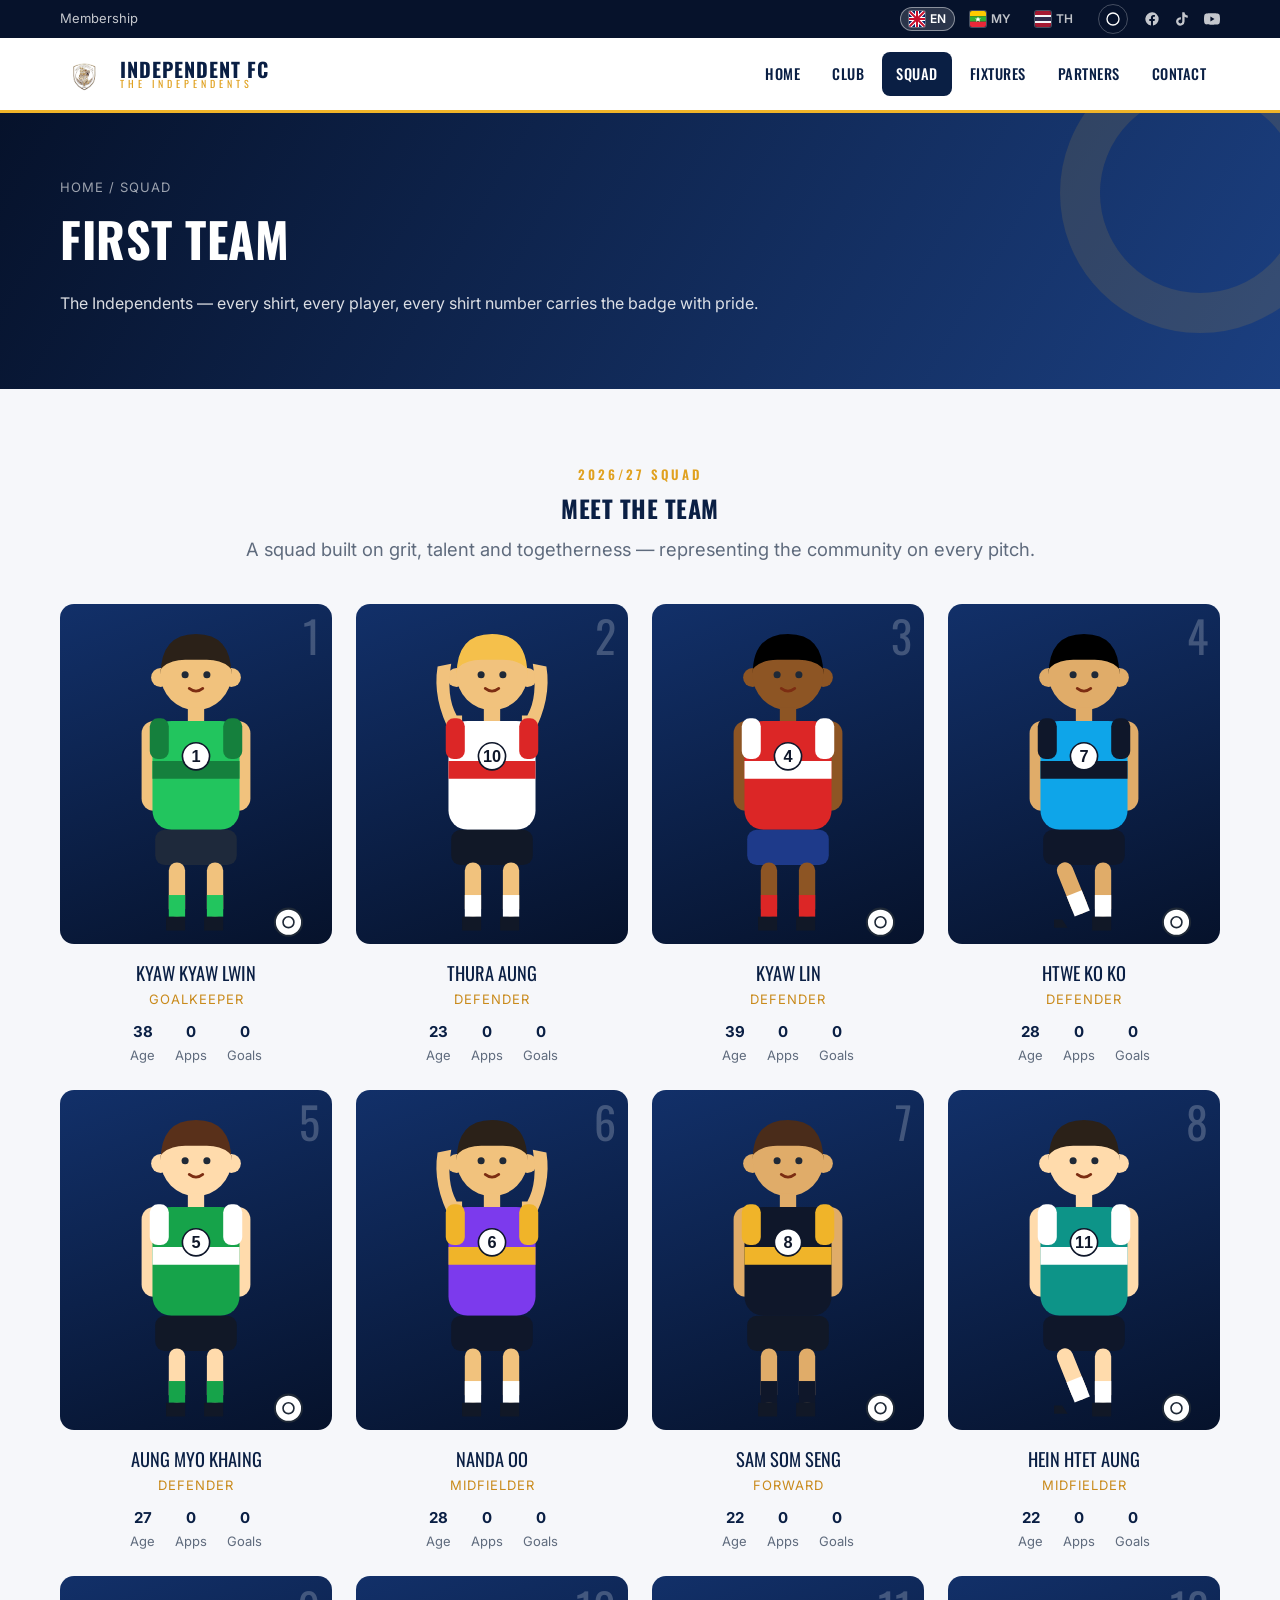
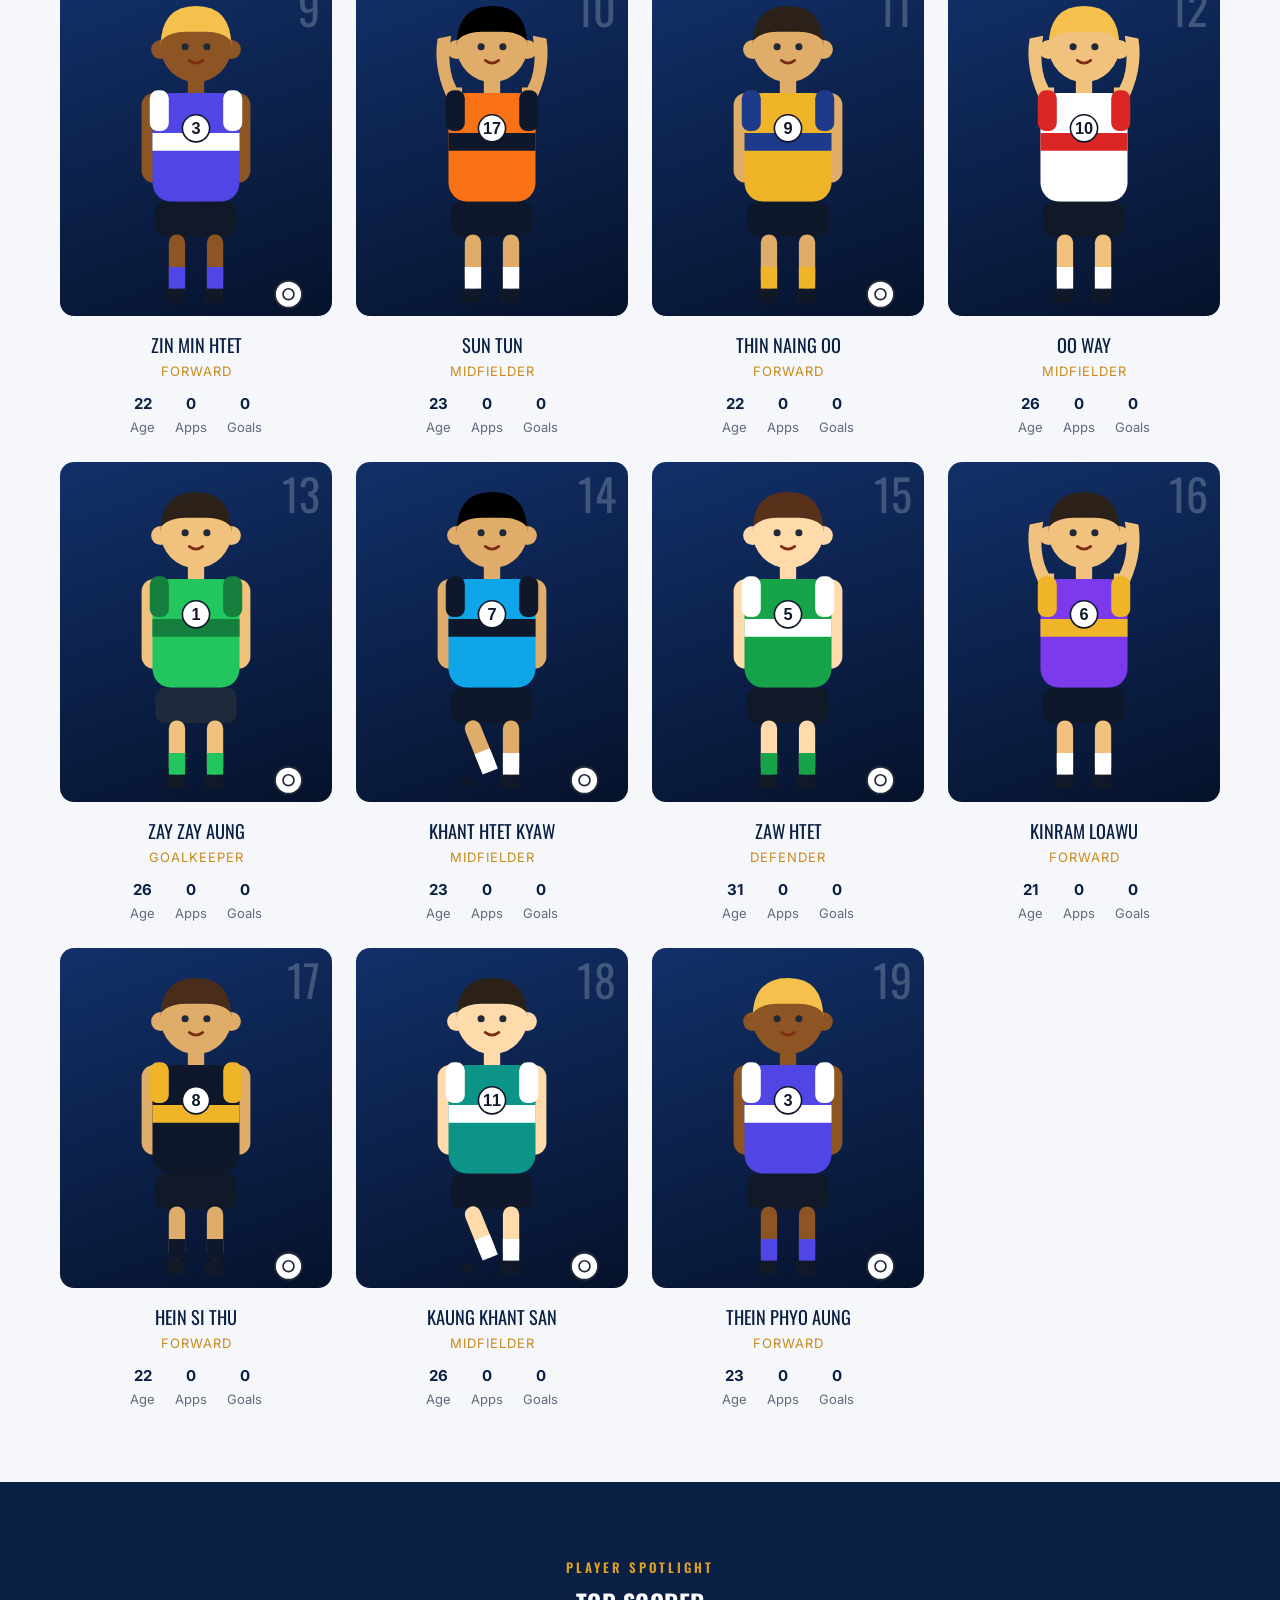
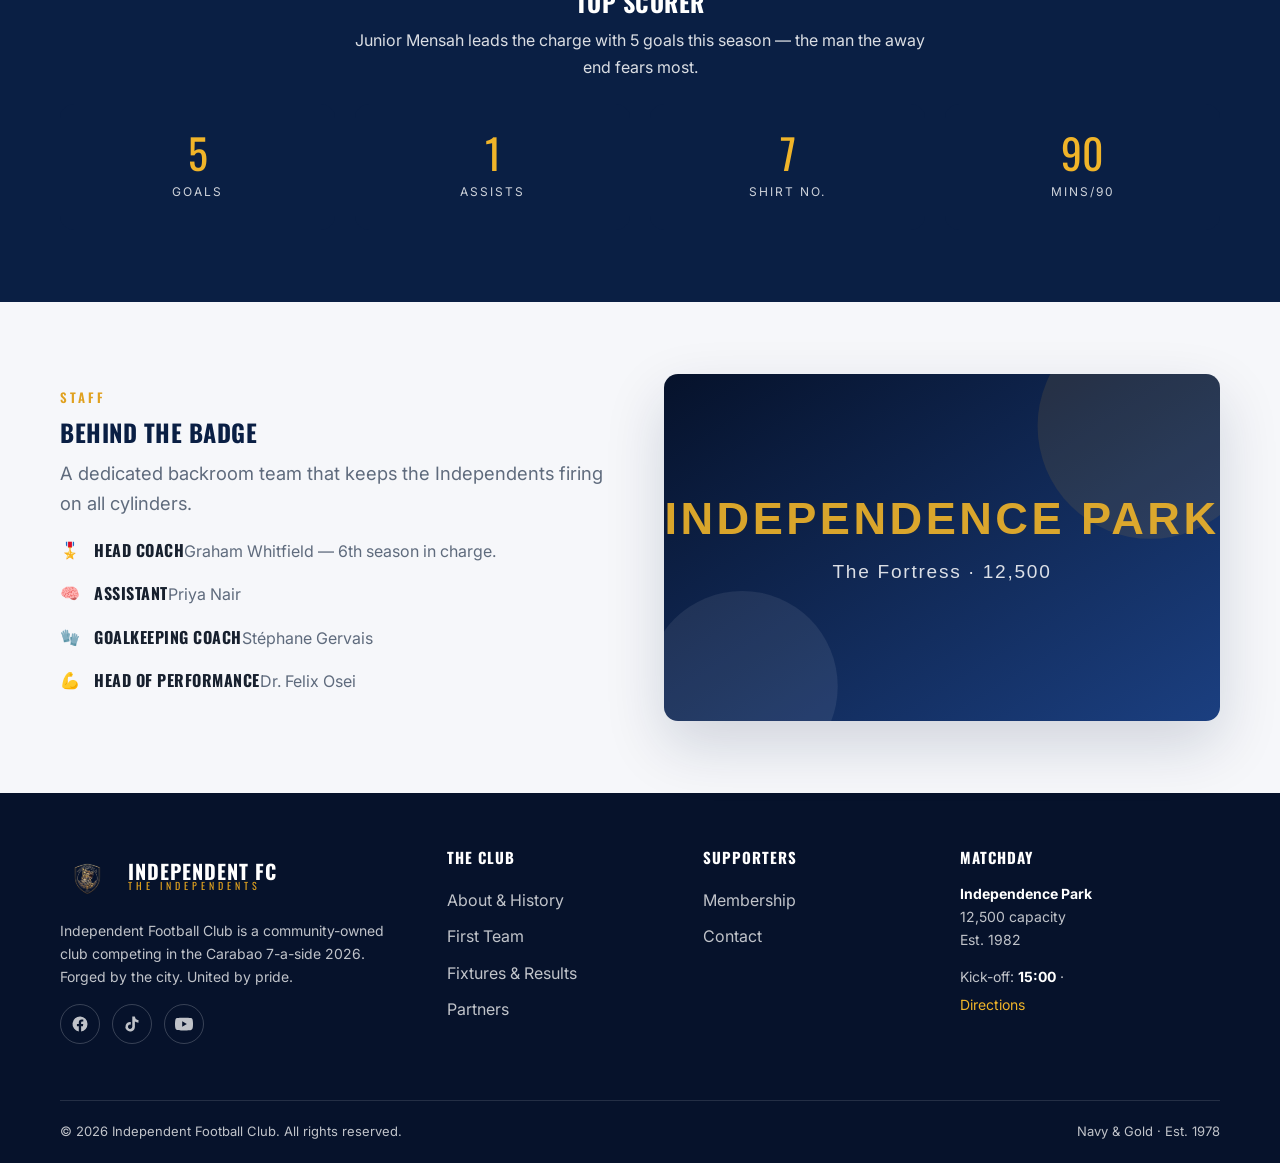
<file: team.html>
<!DOCTYPE html>
<html lang="en">
<head>
  <meta charset="UTF-8">
  <meta name="viewport" content="width=device-width, initial-scale=1.0">
  <title>First Team Squad — Independent Football Club</title>
  <meta name="description" content="Meet the Independent FC first team. Full squad with positions, shirt numbers, appearances, goals and assists.">
  <link rel="icon" href="assets/img/crest.png">
  <link href="https://fonts.googleapis.com/css2?family=Oswald:wght@400;500;600;700&family=Inter:wght@400;500;600;700&display=swap" rel="stylesheet">
  <link rel="stylesheet" href="css/style.css">
</head>
<body>

  <div class="topbar">
    <div class="container">
      <div class="topbar__links"><a href="membership.html" data-i18n="topbar_membership">Membership</a></div>
      <div class="topbar__lang" id="langSwitch"></div>
      <button class="theme-toggle" id="themeToggle" aria-label="Toggle theme"><svg viewBox="0 0 24 24" fill="none" stroke="currentColor" stroke-width="2"><path d="M12 3a9 9 0 1 0 0 18 9 9 0 0 0 0-18z"/></svg></button>
      <div class="topbar__socials" data-socials></div>
    </div>
  </div>

  <header class="site-header">
    <div class="container">
      <a class="brand" href="index.html">
        <img class="brand__crest" src="assets/img/crest.png" alt="Independent FC crest">
        <div class="brand__name"><strong>Independent FC</strong><span>The Independents</span></div>
      </a>
      <nav class="nav" id="siteNav" aria-label="Main navigation">
        <a href="index.html" data-i18n="nav_home">Home</a>
        <a href="about.html" data-i18n="nav_club">Club</a>
        <a href="team.html" data-i18n="nav_squad">Squad</a>
        <a href="fixtures.html" data-i18n="nav_fixtures">Fixtures</a>
        <a href="sponsors.html" data-i18n="nav_partners">Partners</a>
        <a href="contact.html" data-i18n="nav_contact">Contact</a>
      </nav>
      <button class="nav-toggle" aria-label="Toggle menu" aria-expanded="false"><span></span><span></span><span></span></button>
    </div>
  </header>

  <section class="page-hero">
    <div class="container">
      <div class="breadcrumb"><a href="index.html" data-i18n="bc_home">Home</a> / <span data-i18n="nav_squad">Squad</span></div>
      <h1 data-i18n="team_hero_title">First Team</h1>
      <p data-i18n="team_hero_p">The Independents — every shirt, every player, every shirt number carries the badge with pride.</p>
    </div>
  </section>

  <section class="section">
    <div class="container">
      <div class="text-center" style="margin-bottom:40px;">
        <span class="eyebrow" data-i18n="e_squad">2026/27 Squad</span>
        <h2 data-i18n="h_meet">Meet the Team</h2>
        <p class="lead" style="margin:0 auto;" data-i18n="meet_lead">A squad built on grit, talent and togetherness — representing the community on every pitch.</p>
      </div>
      <div class="grid grid--4" id="squadGrid"></div>
    </div>
  </section>

  <section class="section section--navy">
    <div class="container">
      <div class="text-center">
        <span class="eyebrow" data-i18n="e_spotlight">Player Spotlight</span>
        <h2 data-i18n="h_topscorer">Top Scorer</h2>
        <p style="color:rgba(255,255,255,.85);max-width:60ch;margin:0 auto;" data-i18n="ts_desc">Junior Mensah leads the charge with 5 goals this season — the man the away end fears most.</p>
      </div>
      <div class="stat-row mt-2">
        <div class="stat"><div class="stat__num">5</div><div class="stat__label" data-i18n="stat_goals">Goals</div></div>
        <div class="stat"><div class="stat__num">1</div><div class="stat__label" data-i18n="stat_assists">Assists</div></div>
        <div class="stat"><div class="stat__num">7</div><div class="stat__label" data-i18n="stat_shirtno">Shirt No.</div></div>
        <div class="stat"><div class="stat__num">90</div><div class="stat__label" data-i18n="stat_mins">Mins/90</div></div>
      </div>
    </div>
  </section>

  <section class="section">
    <div class="container">
      <div class="split">
        <div>
          <span class="eyebrow" data-i18n="e_staff">Staff</span>
          <h2 data-i18n="h_badge2">Behind the Badge</h2>
          <p class="lead" data-i18n="sb_lead">A dedicated backroom team that keeps the Independents firing on all cylinders.</p>
          <ul class="feature-list">
            <li><span>🎖️</span><div><strong data-i18n="role_coach_t">Head Coach</strong><span><span data-i18n="role_coach_d">Graham Whitfield — 6th season in charge.</span></div></li>
            <li><span>🧠</span><div><strong data-i18n="role_asst_t">Assistant</strong><span>Priya Nair</span></div></li>
            <li><span>🧤</span><div><strong data-i18n="role_gk_t">Goalkeeping Coach</strong><span>Stéphane Gervais</span></div></li>
            <li><span>💪</span><div><strong data-i18n="role_perf_t">Head of Performance</strong><span>Dr. Felix Osei</span></div></li>
          </ul>
        </div>
        <div class="split__media"><img src="assets/img/stadium.svg" alt="Independence Park"></div>
      </div>
    </div>
  </section>

  <footer class="site-footer">
    <div class="container">
      <div class="site-footer__main">
        <div>
          <div class="footer-brand">
            <img class="brand__crest" src="assets/img/crest.png" alt="Independent FC crest">
            <div class="brand__name"><strong style="color:#fff;">Independent FC</strong><span>The Independents</span></div>
          </div>
          <p>Independent Football Club is a community-owned club competing in the Carabao 7-a-side 2026. Forged by the city. United by pride.</p>
          <div class="site-footer__socials" data-socials></div>
        </div>
        <div>
          <h4 data-i18n="footer_theclub">The Club</h4>
          <a href="about.html" data-i18n="footer_about_history">About &amp; History</a><a href="team.html" data-i18n="footer_first_team">First Team</a><a href="fixtures.html" data-i18n="footer_fixtures_results">Fixtures &amp; Results</a><a href="sponsors.html" data-i18n="nav_partners">Partners</a>
        </div>
        <div>
          <h4 data-i18n="footer_supporters">Supporters</h4>
          <a href="membership.html" data-i18n="topbar_membership">Membership</a><a href="contact.html" data-i18n="nav_contact">Contact</a>
        </div>
        <div>
          <h4 data-i18n="footer_matchday">Matchday</h4>
          <p><strong style="color:#fff;" data-i18n="footer_park">Independence Park</strong><br><span data-i18n="footer_capacity">12,500 capacity</span><br><span data-i18n="footer_est1982">Est. 1982</span></p>
          <p><span data-i18n="footer_kickoff">Kick-off:</span> <strong style="color:#fff;">15:00</strong> · <a href="contact.html" style="color:var(--gold-500);" data-i18n="footer_directions">Directions</a></p>
        </div>
      </div>
      <div class="site-footer__bottom">
        <span data-i18n="footer_rights">© 2026 Independent Football Club. All rights reserved.</span>
        <span>Navy &amp; Gold · Est. 1978</span>
      </div>
    </div>
  </footer>

  <script src="js/data.js"></script>
  <script src="js/i18n.js"></script>
  <script src="js/main.js"></script>
</body>
</html>
</file>
<file: css/style.css>
/* ============================================================
   INDEPENDENT FOOTBALL CLUB — Core Stylesheet
   Navy / Gold identity · Athletic, community-driven
   ============================================================ */

:root {
  /* Semantic Colors (Theme-aware) */
  --bg-page: #f6f7fa;
  --bg-card: #ffffff;
  --text-main: #17202e;
  --text-heading: #0a1f44;
  --text-muted: #5f6b7d;

  /* Brand palette (kept as base) */
  --navy-900: #06122b;
  --navy-800: #0a1f44;
  --navy-700: #123069;
  --navy-600: #1b3f80;
  --gold-500: #f0b429;
  --gold-600: #e0a11f;
  --gold-700: #c98a1b;
  --gold-100: #fdf3d9;
  --white: #ffffff;
  --off-white: #f6f7fa;
  --ink: #17202e;
  --muted: #5f6b7d;
  --line: #e4e8ef;
  --danger: #d64545;
  --win: #2e9e63;
  --loss: #d64545;

  /* Typography */
  --font-head: "Oswald", "Arial Narrow", sans-serif;
  --font-body: "Inter", "Segoe UI", system-ui, sans-serif;

  /* Layout */
  --maxw: 1200px;
  --radius: 14px;
  --radius-sm: 8px;
  --shadow: 0 12px 30px rgba(10, 31, 68, 0.10);
  --shadow-lg: 0 24px 60px rgba(10, 31, 68, 0.16);
  --nav-h: 72px;
}

[data-theme="dark"] {
  --bg-page: #06122b;
  --bg-card: #0a1f44;
  --text-main: #f6f7fa;
  --text-heading: #ffffff;
  --text-muted: #a0acbf;
}

/* ---------- Reset ---------- */
*, *::before, *::after { box-sizing: border-box; }
html { scroll-behavior: smooth; -webkit-text-size-adjust: 100%; }
body {
  margin: 0;
  font-family: var(--font-body);
  color: var(--text-main);
  background: var(--bg-page);
  line-height: 1.65;
  font-size: 16px;
}
img { max-width: 100%; display: block; }
a { color: inherit; text-decoration: none; }
ul { margin: 0; padding: 0; list-style: none; }
h1, h2, h3, h4 {
  font-family: var(--font-head);
  text-transform: uppercase;
  letter-spacing: 0.5px;
  line-height: 1.12;
  margin: 0 0 0.5em;
  color: var(--text-heading);
}
p { margin: 0 0 1em; }
.container { width: 100%; max-width: var(--maxw); margin: 0 auto; padding: 0 20px; }

/* ---------- Utility ---------- */
.section { padding: 72px 0; }
.section--tight { padding: 48px 0; }
.section--alt { background: var(--bg-card); }
.section--navy { background: var(--navy-800); color: var(--white); }
.section--navy h2, .section--navy h3 { color: var(--white); }
.eyebrow {
  font-family: var(--font-head);
  text-transform: uppercase;
  letter-spacing: 3px;
  font-size: 13px;
  color: var(--gold-600);
  font-weight: 600;
  display: inline-block;
  margin-bottom: 10px;
}
.eyebrow-logo { width: 18px; height: 18px; border-radius: 50%; object-fit: contain; background: #fff; vertical-align: -4px; margin-right: 6px; display: inline-block; }
.lead { font-size: 1.15rem; color: var(--text-muted); max-width: 70ch; }
.btn {
  display: inline-flex; align-items: center; gap: 8px;
  font-family: var(--font-head);
  text-transform: uppercase; letter-spacing: 1px;
  font-weight: 600; font-size: 15px;
  padding: 14px 26px; border-radius: 999px;
  border: 2px solid transparent; cursor: pointer;
  transition: transform .15s ease, box-shadow .15s ease, background .15s ease;
}
.btn:hover { transform: translateY(-2px); box-shadow: var(--shadow); }
.btn--gold { background: var(--gold-500); color: var(--navy-900); }
.btn--gold:hover { background: var(--gold-600); }
.btn--navy { background: var(--navy-800); color: var(--white); }
.btn--outline { background: transparent; color: var(--navy-800); border-color: var(--navy-800); }
.btn--outline:hover { background: var(--navy-800); color: var(--white); }
.btn--white { background: var(--white); color: var(--navy-800); }
.text-center { text-align: center; }
.mt-2 { margin-top: 1.5rem; color: var(--text-muted); }

/* ============================================================
   HEADER
   ============================================================ */
.topbar {
  background: var(--navy-900);
  color: rgba(255,255,255,.85);
  font-size: 13px;
}
.topbar .container {
  display: flex; align-items: center; justify-content: space-between;
  min-height: 38px; gap: 16px; flex-wrap: wrap;
}
.topbar__links { display: flex; gap: 18px; flex-wrap: wrap; }
.topbar a { color: inherit; opacity: .9; }
.topbar a:hover { color: var(--gold-500); opacity: 1; }
.topbar__socials { display: flex; gap: 14px; }
.topbar__socials a { display: inline-flex; }
.topbar__socials svg { width: 16px; height: 16px; }
.topbar__lang { display: flex; align-items: center; gap: 6px; margin-left: auto; }
.lang-btn {
  display: inline-flex; align-items: center; gap: 5px; padding: 3px 8px;
  border: 1px solid transparent; border-radius: 999px; background: transparent;
  color: rgba(255,255,255,.75); font: inherit; font-size: 12px; font-weight: 600;
  line-height: 1; cursor: pointer;
}
.lang-btn svg { width: 16px; height: 16px; border-radius: 2px; box-shadow: 0 0 0 1px rgba(255,255,255,.25); }
.lang-btn:hover { color: #fff; background: rgba(255,255,255,.1); }
.lang-btn.is-active { background: rgba(255,255,255,.15); border-color: rgba(255,255,255,.45); color: #fff; }

.theme-toggle {
  display: inline-flex; align-items: center; justify-content: center;
  width: 30px; height: 30px; border-radius: 50%;
  border: 1px solid rgba(255,255,255,.25); background: transparent;
  color: #fff; cursor: pointer; padding: 0;
}
.theme-toggle svg { width: 16px; height: 16px; }
.theme-toggle:hover { background: rgba(255,255,255,.1); }

.site-header {
  background: var(--white);
  border-bottom: 3px solid var(--gold-500);
  position: sticky; top: 0; z-index: 100;
}
.site-header .container {
  display: flex; align-items: center; justify-content: space-between;
  height: var(--nav-h);
}
.brand { display: flex; align-items: center; gap: 12px; }
.brand__crest { width: 48px; height: 48px; }
.brand__name { font-family: var(--font-head); text-transform: uppercase; line-height: 1; }
.brand__name strong { display: block; font-size: 20px; color: var(--navy-800); letter-spacing: 1px; }
.brand__name span { display: block; font-size: 10px; color: var(--gold-600); letter-spacing: 4px; }

.nav { display: flex; align-items: center; gap: 4px; }
.nav a {
  font-family: var(--font-head); text-transform: uppercase; letter-spacing: .5px;
  font-size: 14.5px; font-weight: 500; color: var(--navy-800);
  padding: 10px 14px; border-radius: 8px; transition: background .15s, color .15s;
}
.nav a:hover { background: var(--gold-100); color: var(--navy-700); }
.nav a.is-active { background: var(--navy-800); color: var(--white); }
.nav__cta { margin-left: 6px; }

.nav-toggle {
  display: none; background: none; border: 0; cursor: pointer;
  width: 44px; height: 44px; flex-direction: column; gap: 5px; justify-content: center;
  align-items: center;
}
.nav-toggle span { display: block; width: 24px; height: 3px; background: var(--navy-800); border-radius: 2px; transition: transform .25s, opacity .25s; }
.nav-toggle.is-open span:nth-child(1) { transform: translateY(8px) rotate(45deg); }
.nav-toggle.is-open span:nth-child(2) { opacity: 0; }
.nav-toggle.is-open span:nth-child(3) { transform: translateY(-8px) rotate(-45deg); }

/* ============================================================
   HERO
   ============================================================ */
.hero {
  position: relative;
  color: var(--white);
  background:
    linear-gradient(115deg, rgba(6,18,43,.92) 0%, rgba(10,31,68,.72) 55%, rgba(10,31,68,.35) 100%),
    var(--hero-img, linear-gradient(135deg, var(--navy-800), var(--navy-600)));
  background-size: cover; background-position: center;
  padding: 96px 0;
}
.hero__inner { max-width: 680px; }
.hero .eyebrow { color: var(--gold-500); }
.hero h1 { font-size: clamp(2.4rem, 6vw, 4.2rem); color: var(--white); text-transform: uppercase; margin-bottom: 16px; }
.hero h1 span { color: var(--gold-500); }
.hero p.lead { color: rgba(255,255,255,.88); }
.hero__actions { display: flex; gap: 14px; margin-top: 24px; flex-wrap: wrap; }

/* Match strip on hero */
.hero__strip {
  display: grid; grid-template-columns: repeat(auto-fit, minmax(240px, 1fr));
  gap: 20px; margin-top: 48px;
}
.hmatch {
  background: rgba(255,255,255,.08);
  backdrop-filter: blur(6px);
  border: 1px solid rgba(255,255,255,.14);
  border-radius: var(--radius);
  padding: 20px;
}
.hmatch__label { font-family: var(--font-head); text-transform: uppercase; letter-spacing: 2px; font-size: 11px; color: var(--gold-500); }
.hmatch__score { display: flex; align-items: center; justify-content: space-between; margin: 14px 0 8px; font-family: var(--font-head); }
.hmatch__team { font-size: 15px; text-transform: uppercase; letter-spacing: 1px; }
.hmatch__num { font-size: 32px; color: var(--white); }
.hmatch__meta { font-size: 13px; color: rgba(255,255,255,.75); }
.hmatch__meta strong { color: var(--gold-500); }

/* ============================================================
   CARDS / GRIDS
   ============================================================ */
.grid { display: grid; gap: 24px; }
.grid--2 { grid-template-columns: repeat(2, 1fr); }
.grid--3 { grid-template-columns: repeat(3, 1fr); }
.grid--4 { grid-template-columns: repeat(4, 1fr); }

.card {
  background: var(--bg-card); border-radius: var(--radius);
  box-shadow: var(--shadow); overflow: hidden;
  display: flex; flex-direction: column;
  transition: transform .18s ease, box-shadow .18s ease;
}
.card:hover { transform: translateY(-4px); box-shadow: var(--shadow-lg); }
.card__media { aspect-ratio: 16/10; background: var(--navy-100, #eef1f6); }
.card__media img { width: 100%; height: 100%; object-fit: cover; }
.card__body { padding: 22px; display: flex; flex-direction: column; flex: 1; }
.card__body h3 { font-size: 1.3rem; }
.card__body p { color: var(--muted); font-size: .96rem; }
.card__link { margin-top: auto; color: var(--gold-700); font-family: var(--font-head); text-transform: uppercase; letter-spacing: 1px; font-size: 14px; display: inline-flex; gap: 6px; align-items: center; }
.card__link:hover { color: var(--navy-800); }
.tag {
  display: inline-block; font-family: var(--font-head); text-transform: uppercase;
  letter-spacing: 1px; font-size: 11px; padding: 4px 10px; border-radius: 999px;
  background: var(--gold-100); color: var(--gold-700); margin-bottom: 12px; font-weight: 600;
}

/* ============================================================
   TABLE
   ============================================================ */
.table-wrap { overflow-x: auto; border-radius: var(--radius); box-shadow: var(--shadow); background: var(--bg-card); }
table { width: 100%; border-collapse: collapse; min-width: 520px; }
th, td { padding: 14px 18px; text-align: left; }
thead th {
  font-family: var(--font-head); text-transform: uppercase; letter-spacing: 1px;
  font-size: 12px; background: var(--navy-800); color: var(--white);
}
tbody tr { border-bottom: 1px solid var(--line); }
tbody tr:nth-child(even) { background: var(--off-white); }
tbody tr:hover { background: var(--gold-100); }
td { font-size: 15px; }
.result { font-weight: 700; }
.result--win { color: var(--win); }
.result--loss { color: var(--loss); }
.result--draw { color: var(--text-muted); }
.pos { font-family: var(--font-head); font-weight: 600; }
.badge-live { background: var(--danger); color: #fff; font-size: 10px; padding: 2px 8px; border-radius: 999px; letter-spacing: 1px; }

/* ============================================================
   STATS
   ============================================================ */
.stat {
  text-align: center; background: var(--navy-800); color: var(--white);
  border-radius: var(--radius); padding: 28px 20px;
}
.stat__num { font-family: var(--font-head); font-size: 2.6rem; color: var(--gold-500); line-height: 1; }
.stat__label { text-transform: uppercase; letter-spacing: 2px; font-size: 12px; color: rgba(255,255,255,.8); margin-top: 8px; }
.stat-row { display: grid; grid-template-columns: repeat(auto-fit, minmax(160px, 1fr)); gap: 20px; }

/* ============================================================
   PLAYER CARDS
   ============================================================ */
.player { text-align: center; }
.player__photo {
  aspect-ratio: 4/5; border-radius: var(--radius); overflow: hidden;
  background: linear-gradient(160deg, var(--navy-700), var(--navy-900)); position: relative;
}
.player__photo img { width: 100%; height: 100%; object-fit: cover; }
.player__number {
  position: absolute; top: 10px; right: 12px;
  font-family: var(--font-head); font-size: 44px; color: rgba(255,255,255,.22); line-height: 1;
}
.player__name { font-family: var(--font-head); text-transform: uppercase; font-size: 1.15rem; margin-top: 14px; color: var(--text-heading); }
.player__pos { color: var(--gold-700); font-size: 13px; text-transform: uppercase; letter-spacing: 1px; }
.player__stats { display: flex; justify-content: center; gap: 20px; margin-top: 10px; font-size: 13px; color: var(--text-muted); }
.player__stats b { display: block; color: var(--text-heading); font-size: 15px; }

/* ============================================================
   SPLIT / FEATURES
   ============================================================ */
.split { display: grid; grid-template-columns: 1fr 1fr; gap: 48px; align-items: center; }
.split__media img { border-radius: var(--radius); box-shadow: var(--shadow-lg); }
.feature-list li { display: flex; gap: 14px; margin-bottom: 16px; align-items: flex-start; }
.feature-list svg { width: 26px; height: 26px; color: var(--gold-600); flex-shrink: 0; margin-top: 2px; }
.feature-list strong { font-family: var(--font-head); text-transform: uppercase; letter-spacing: .5px; }
.feature-list span { color: var(--text-muted); }

/* ============================================================
   CTA BANNER
   ============================================================ */
.cta {
  background: linear-gradient(120deg, var(--gold-500), var(--gold-600));
  color: var(--navy-900); text-align: center; padding: 56px 24px;
}
.cta h2 { color: var(--navy-900); }
.cta p { max-width: 60ch; margin: 0 auto 20px; font-weight: 500; }

/* ============================================================
   NEWSLETTER
   ============================================================ */
.newsletter { background: var(--navy-800); color: var(--white); }
.newsletter h2 { color: var(--white); }
.newsletter__form { display: flex; gap: 12px; flex-wrap: wrap; margin-top: 20px; max-width: 560px; }
.newsletter__form input {
  flex: 1; min-width: 240px; padding: 14px 16px; border-radius: 999px; border: 2px solid transparent;
  font-family: var(--font-body); font-size: 15px;
}
.newsletter__form input:focus { outline: none; border-color: var(--gold-500); }
.form-note { font-size: 13px; color: rgba(255,255,255,.7); margin-top: 12px; }
.newsletter__form .btn--gold { padding: 14px 22px; }

/* ============================================================
   FORMS
   ============================================================ */
.field { margin-bottom: 18px; }
.field label { display: block; font-family: var(--font-head); text-transform: uppercase; letter-spacing: 1px; font-size: 13px; margin-bottom: 6px; color: var(--navy-800); }
.field input, .field select, .field textarea {
  width: 100%; padding: 13px 15px; border: 2px solid var(--line); border-radius: var(--radius-sm);
  font-family: var(--font-body); font-size: 15px; background: var(--white); color: var(--ink);
}
.field input:focus, .field select:focus, .field textarea:focus { outline: none; border-color: var(--gold-500); }
.field textarea { min-height: 130px; resize: vertical; }
.form-success { background: var(--win); color: #fff; padding: 16px; border-radius: var(--radius-sm); display: none; }
.form-success.is-visible { display: block; }

/* ============================================================
   PRICING / MEMBERSHIP
   ============================================================ */
.price-card { text-align: center; }
.price-card.is-featured { border: 3px solid var(--gold-500); position: relative; }
.price-card.is-featured::before {
  content: "MOST POPULAR"; position: absolute; top: -14px; left: 50%; transform: translateX(-50%);
  background: var(--gold-500); color: var(--navy-900); font-family: var(--font-head);
  text-transform: uppercase; letter-spacing: 1px; font-size: 12px; padding: 5px 16px; border-radius: 999px; font-weight: 600;
}
.price { font-family: var(--font-head); font-size: 3rem; color: var(--navy-800); margin: 8px 0 4px; }
.price span { font-size: 1rem; color: var(--muted); font-family: var(--font-body); }
.price-card ul { margin: 18px 0 24px; text-align: left; }
.price-card ul li { padding: 9px 0; border-bottom: 1px dashed var(--line); color: var(--text-muted); display: flex; gap: 10px; align-items: center; }
.price-card ul li svg { color: var(--gold-600); width: 18px; height: 18px; flex-shrink: 0; }

/* ============================================================
   LOGO WALL / SPONSORS
   ============================================================ */
.logo-wall { display: grid; grid-template-columns: repeat(auto-fill, minmax(180px, 1fr)); gap: 20px; }
.logo-tile {
  background: var(--bg-card); border: 1px solid var(--line); border-radius: var(--radius);
  display: flex; align-items: center; justify-content: center; min-height: 120px;
  font-family: var(--font-head); text-transform: uppercase; letter-spacing: 1px;
  color: var(--text-muted); font-size: 18px; transition: all .18s;
}
.logo-tile:hover { border-color: var(--gold-500); color: var(--navy-800); box-shadow: var(--shadow); }

/* ============================================================
   FOOTER
   ============================================================ */
.site-footer { background: var(--navy-900); color: rgba(255,255,255,.75); }
.site-footer__main { display: grid; grid-template-columns: 1.6fr 1fr 1fr 1.2fr; gap: 40px; padding: 56px 0; }
.site-footer h4 { color: var(--white); font-size: 15px; letter-spacing: 1px; margin-bottom: 16px; }
.site-footer a { color: inherit; display: block; padding: 5px 0; }
.site-footer a:hover { color: var(--gold-500); }
.site-footer p { font-size: 14px; }
.footer-brand { display: flex; gap: 14px; align-items: center; margin-bottom: 16px; }
.footer-brand .brand__crest { width: 54px; height: 54px; }
.site-footer__socials { display: flex; gap: 12px; margin-top: 16px; }
.site-footer__socials a {
  width: 40px; height: 40px; border: 1px solid rgba(255,255,255,.2); border-radius: 50%;
  display: inline-flex; align-items: center; justify-content: center; padding: 0;
}
.site-footer__socials a:hover { background: var(--gold-500); color: var(--navy-900); border-color: var(--gold-500); }
.site-footer__socials svg { width: 18px; height: 18px; }
.site-footer__bottom {
  border-top: 1px solid rgba(255,255,255,.12); padding: 20px 0; font-size: 13px;
  display: flex; justify-content: space-between; flex-wrap: wrap; gap: 10px;
}

/* ============================================================
   PAGE HERO (interior)
   ============================================================ */
.page-hero {
  background: linear-gradient(120deg, var(--navy-900), var(--navy-600));
  color: var(--white); padding: 64px 0 56px; position: relative; overflow: hidden;
}
.page-hero::after {
  content: ""; position: absolute; right: -60px; top: -60px; width: 280px; height: 280px;
  border-radius: 50%; border: 40px solid rgba(240,180,41,.12);
}
.page-hero h1 { color: var(--white); font-size: clamp(2rem, 5vw, 3rem); }
.page-hero p { color: rgba(255,255,255,.85); max-width: 70ch; }
.breadcrumb { font-size: 13px; color: rgba(255,255,255,.6); margin-bottom: 14px; text-transform: uppercase; letter-spacing: 1px; }
.breadcrumb a:hover { color: var(--gold-500); }

/* Competition branding */
.comp-badge {
  display: inline-flex; align-items: center; gap: 12px;
  background: rgba(255,255,255,.1); border: 1px solid rgba(255,255,255,.28);
  padding: 8px 18px 8px 8px; border-radius: 999px; margin-top: 20px;
}
.comp-badge img { width: 34px; height: 34px; border-radius: 50%; object-fit: contain; background: #fff; padding: 2px; }
.comp-badge span { font-family: var(--font-head); text-transform: uppercase; letter-spacing: 2px; font-size: 14px; color: var(--gold-500); }
.comp-title { display: flex; align-items: center; gap: 14px; flex-wrap: wrap; }
.comp-title img { width: 46px; height: 46px; border-radius: 12px; object-fit: contain; background: #fff; padding: 5px; box-shadow: var(--shadow); }
.comp-title h2 { margin: 0; }

/* Partner card */
.partner-card {
  display: flex; gap: 26px; align-items: center; flex-wrap: wrap;
  background: var(--bg-card); border: 1px solid var(--line); border-radius: 16px;
  padding: 24px; box-shadow: var(--shadow);
}
.partner-card__logo {
  flex: 0 0 140px; width: 140px; height: 140px; border-radius: 12px;
  background: #f4f6f9; border: 1px solid var(--border);
  display: flex; align-items: center; justify-content: center;
  overflow: hidden;
}
.partner-card__logo img { width: 100%; height: 100%; object-fit: cover; }
.partner-card__body { flex: 1 1 320px; }
.partner-card__body h3 { margin: 4px 0 8px; }
.partner-card__body p { margin-bottom: 10px; }

/* Club crests in tables & match strips */
.team-c { display: inline-flex; align-items: center; gap: 8px; white-space: nowrap; }
.mini-crest { width: 26px; height: 26px; border-radius: 50%; object-fit: contain; background: #fff; padding: 2px; border: 1px solid var(--border); }
.team-cell { display: flex; align-items: center; gap: 14px; flex-wrap: wrap; }
.vs { color: var(--muted); font-weight: 700; font-size: 11px; text-transform: uppercase; }
.hmatch__crest { display: flex; flex-direction: column; align-items: center; gap: 4px; }
.hmatch__crest img { width: 30px; height: 30px; border-radius: 50%; object-fit: contain; background: #fff; padding: 2px; border: 1px solid rgba(255,255,255,.35); }
.hmatch__crest b { font-family: var(--font-head); text-transform: uppercase; letter-spacing: 1px; font-size: 12px; color: #fff; max-width: 92px; text-align: center; line-height: 1.15; }

/* ============================================================
   ARTICLES / NEWS
   ============================================================ */
.article-list { display: grid; gap: 28px; }
.article {
  display: grid; grid-template-columns: 280px 1fr; gap: 24px;
  background: var(--white); border-radius: var(--radius); overflow: hidden; box-shadow: var(--shadow);
}
.article__media { background: var(--navy-100, #eef1f6); min-height: 180px; }
.article__media img { width: 100%; height: 100%; object-fit: cover; }
.article__body { padding: 24px 24px 24px 0; }
.article__body h3 { font-size: 1.5rem; }
.article__body p { color: var(--text-muted); }
.article__meta { font-size: 13px; color: var(--gold-700); text-transform: uppercase; letter-spacing: 1px; margin-bottom: 10px; }

/* ============================================================
   COUNTDOWN
   ============================================================ */
.countdown { display: flex; gap: 16px; flex-wrap: wrap; }
.countdown__unit {
  background: var(--white); border-radius: var(--radius-sm); padding: 16px 20px; text-align: center;
  min-width: 80px; box-shadow: var(--shadow);
}
.countdown__unit b { font-family: var(--font-head); font-size: 2.2rem; color: var(--navy-800); display: block; line-height: 1; }
.countdown__unit span { font-size: 12px; text-transform: uppercase; letter-spacing: 1px; color: var(--text-muted); }

/* ============================================================
   CONTACT / MAP
   ============================================================ */
.map-embed { border-radius: var(--radius); overflow: hidden; box-shadow: var(--shadow); border: 0; width: 100%; min-height: 400px; }
.contact-grid { display: grid; grid-template-columns: 1fr 1.2fr; gap: 40px; }

/* ============================================================
   RESPONSIVE
   ============================================================ */
@media (max-width: 1000px) {
  .grid--4 { grid-template-columns: repeat(2, 1fr); }
  .grid--3 { grid-template-columns: repeat(2, 1fr); }
  .site-footer__main { grid-template-columns: 1fr 1fr; }
}

@media (max-width: 860px) {
  .nav {
    position: fixed; inset: var(--nav-h) 0 auto 0;
    background: var(--white); flex-direction: column; align-items: stretch;
    padding: 16px; gap: 6px; box-shadow: var(--shadow-lg);
    transform: translateY(-140%); transition: transform .25s ease; z-index: 90;
    border-bottom: 3px solid var(--gold-500);
  }
  .nav.is-open { transform: translateY(0); }
  .nav a { padding: 12px 14px; }
  .nav__cta { margin: 8px 0 0; }
  .nav-toggle { display: flex; }
  .split, .contact-grid { grid-template-columns: 1fr; }
  .article { grid-template-columns: 1fr; }
  .article__media { min-height: 220px; }
  .article__body { padding: 20px; }
}

@media (max-width: 640px) {
  .grid--2, .grid--3, .grid--4 { grid-template-columns: 1fr; }
  .section { padding: 52px 0; }
  .hero { padding: 64px 0; }
  .topbar__links { display: none; }
  .topbar .container { justify-content: center; }
}

/* Reduced motion */
@media (prefers-reduced-motion: reduce) {
  * { animation: none !important; transition: none !important; }
  html { scroll-behavior: auto; }
}
</file>
<file: css/admin.css>
/* ============================================================
   INDEPENDENT FOOTBALL CLUB — Admin panel styles
   ============================================================ */

body.admin-page {
  margin: 0;
  background: #f4f6fa;
}

.hidden { display: none !important; }

.ad-toast {
  position: fixed;
  left: 50%;
  bottom: 28px;
  transform: translate(-50%, 16px);
  background: var(--navy-900);
  color: #fff;
  padding: 12px 18px;
  border-radius: 12px;
  font-size: 13.5px;
  box-shadow: 0 10px 28px rgba(6, 18, 43, .35);
  opacity: 0;
  pointer-events: none;
  transition: opacity .3s ease, transform .3s ease;
  z-index: 100;
  max-width: min(560px, 88vw);
}
.ad-toast.show { opacity: 1; transform: translate(-50%, 0); }
.ad-toast.ok { background: #128a4f; }
.ad-toast.err { background: #c23b36; }

/* ---------------- Unlock screen ---------------- */
.ad-lock {
  position: fixed;
  inset: 0;
  display: flex;
  align-items: center;
  justify-content: center;
  background: radial-gradient(1200px 600px at 50% -10%, #123262 0%, var(--navy-900) 55%);
  z-index: 999;
  padding: 20px;
}
.ad-lock__card {
  width: min(400px, 92vw);
  background: #fff;
  border-radius: 22px;
  padding: 34px 30px 28px;
  box-shadow: 0 30px 70px rgba(0, 0, 0, .45);
  animation: lockIn .5s cubic-bezier(.22, 1, .36, 1);
  text-align: center;
}
@keyframes lockIn {
  from { opacity: 0; transform: scale(.94) translateY(14px); }
  to   { opacity: 1; transform: none; }
}
.ad-lock__logo { width: 64px; height: 64px; border-radius: 16px; object-fit: cover; box-shadow: 0 8px 20px rgba(6, 18, 43, .25); }
.ad-lock__brand { font-family: var(--font-head); font-size: 20px; color: var(--navy-900); margin: 14px 0 2px; letter-spacing: .5px; }
.ad-lock__sub { font-size: 11px; color: var(--gold-600); text-transform: uppercase; letter-spacing: 3px; }
.ad-lock__hint { color: var(--muted); font-size: 13px; margin: 18px 0 0; }
.ad-lock .field { margin-top: 18px; text-align: left; }
.ad-lock input {
  font: inherit;
  font-size: 15px;
  width: 100%;
  padding: 12px 14px;
  border: 1px solid var(--line);
  border-radius: 10px;
  box-sizing: border-box;
  transition: border-color .2s, box-shadow .2s;
}
.ad-lock input:focus { outline: none; border-color: var(--gold-500); box-shadow: 0 0 0 4px rgba(240, 180, 41, .2); }
.ad-lock .btn { width: 100%; justify-content: center; margin-top: 14px; }
.ad-lock__back { display: inline-block; margin-top: 16px; color: var(--gold-700); font-size: 12.5px; text-decoration: none; }

/* ---------------- App layout ---------------- */
.admin {
  display: flex;
  min-height: 100vh;
}
.admin-sidebar {
  width: 252px;
  flex-shrink: 0;
  background: var(--navy-900);
  color: #fff;
  position: sticky;
  top: 0;
  height: 100vh;
  display: flex;
  flex-direction: column;
  padding: 18px 14px;
  box-sizing: border-box;
  overflow-y: auto;
}
.admin-brand {
  display: flex;
  align-items: center;
  gap: 12px;
  padding: 4px 10px 16px;
  border-bottom: 1px solid rgba(255, 255, 255, .08);
  margin-bottom: 12px;
}
.admin-brand__logo { width: 42px; height: 42px; border-radius: 11px; object-fit: cover; background: #fff; }
.admin-brand__name { font-family: var(--font-head); font-size: 16px; letter-spacing: 1px; line-height: 1.1; }
.admin-brand__sub { font-size: 9px; color: var(--gold-500); letter-spacing: 3px; text-transform: uppercase; }

.admin-nav { display: flex; flex-direction: column; gap: 2px; flex: 1; }
.admin-nav__title {
  font-size: 10px;
  letter-spacing: 2px;
  text-transform: uppercase;
  color: rgba(255, 255, 255, .38);
  padding: 12px 12px 4px;
}
.admin-nav__link {
  display: flex;
  align-items: center;
  gap: 10px;
  padding: 9px 12px;
  border-radius: 10px;
  color: rgba(255, 255, 255, .72);
  font-size: 13.5px;
  font-weight: 600;
  cursor: pointer;
  border: 0;
  background: transparent;
  text-align: left;
  width: 100%;
  transition: background .2s ease, color .2s ease;
  position: relative;
}
.admin-nav__link svg { width: 18px; height: 18px; flex-shrink: 0; }
.admin-nav__link:hover { background: rgba(255, 255, 255, .08); color: #fff; }
.admin-nav__link.is-active { background: rgba(240, 180, 41, .15); color: var(--gold-500); }
.admin-nav__link.is-active::before {
  content: "";
  position: absolute;
  left: -14px;
  top: 8px;
  bottom: 8px;
  width: 3px;
  border-radius: 0 3px 3px 0;
  background: var(--gold-500);
}

.admin-nav__cta {
  display: flex;
  flex-direction: column;
  gap: 8px;
  border-top: 1px solid rgba(255, 255, 255, .08);
  padding-top: 14px;
  margin-top: 14px;
}
.ad-btn-light { background: #fff; color: var(--navy-900); }
.ad-btn-light:hover { background: var(--gold-100); color: var(--navy-900); }
.ad-btn-ghost { background: rgba(255, 255, 255, .08); color: #fff; border: 1px solid rgba(255, 255, 255, .24); }
.ad-btn-ghost:hover { background: rgba(255, 255, 255, .16); color: #fff; }

.admin-main { flex: 1; min-width: 0; display: flex; flex-direction: column; }
.admin-top {
  display: flex;
  align-items: center;
  justify-content: space-between;
  gap: 12px;
  padding: 14px 26px;
  background: #fff;
  border-bottom: 1px solid var(--line);
  position: sticky;
  top: 0;
  z-index: 20;
  box-shadow: 0 1px 0 rgba(16, 42, 67, .05);
}
.admin-top h1 { font-family: var(--font-head); font-size: 19px; margin: 0; letter-spacing: .5px; }
.admin-top__left { display: flex; align-items: center; gap: 12px; min-width: 0; }
.admin-top__right { display: flex; align-items: center; gap: 8px; flex-shrink: 0; }

.ad-chip {
  font-size: 11px;
  font-weight: 700;
  color: #128a4f;
  background: #e7f6ee;
  border-radius: 999px;
  padding: 5px 12px;
  white-space: nowrap;
  transition: background .3s, color .3s;
}
.ad-chip.on { background: #fdf0d7; color: #b77a06; }

.admin-content { padding: 26px; }
.admin-pane { display: none; max-width: 1180px; }
.admin-pane.is-active { display: block; animation: paneIn .32s ease; }
@keyframes paneIn {
  from { opacity: 0; transform: translateY(8px); }
  to   { opacity: 1; transform: none; }
}

/* ---------------- Cards ---------------- */
.ad-card {
  background: #fff;
  border: 1px solid var(--line);
  border-radius: 16px;
  box-shadow: 0 2px 10px rgba(16, 42, 67, .05);
  padding: 22px;
  margin-bottom: 22px;
}
.ad-card__head { display: flex; align-items: flex-start; justify-content: space-between; gap: 12px; margin-bottom: 16px; }
.ad-card__head h2 { font-family: var(--font-head); font-size: 16px; margin: 0; letter-spacing: .5px; }
.ad-card__head p { margin: 3px 0 0; color: var(--muted); font-size: 12.5px; }

/* ---------------- Forms ---------------- */
.ad-grid { display: grid; grid-template-columns: 1fr 1fr; gap: 16px 20px; }
.ad-grid > .field { min-width: 0; }
.ad-grid textarea { grid-column: 1 / -1; }

.admin-main .field { margin: 0 0 2px; }
.admin-main .field label:not([style]) {
  display: block;
  font-family: var(--font-head);
  text-transform: uppercase;
  letter-spacing: 1px;
  font-size: 11.5px;
  color: var(--navy-800);
  margin-bottom: 6px;
}
.admin-main .field label[style="display:flex"] { font-weight: 600; font-size: 13px; text-transform: none; letter-spacing: 0; color: var(--navy-800); }

.field input, .field select, .field textarea,
.ad-lock input {
  font: inherit;
  font-size: 13.5px;
  color: var(--navy-900);
  background: #fff;
  border: 1px solid var(--line);
  border-radius: 9px;
  padding: 9px 12px;
  width: 100%;
  box-sizing: border-box;
  transition: border-color .2s, box-shadow .2s;
}
.field input:focus, .field select:focus, .field textarea:focus {
  outline: none;
  border-color: var(--gold-500);
  box-shadow: 0 0 0 3px rgba(240, 180, 41, .18);
}
.field input[type="checkbox"] { width: 18px; height: 18px; accent-color: var(--gold-500); border-radius: 5px; }
.field textarea { resize: vertical; min-height: 96px; }
.field-static {
  font-size: 13.5px;
  color: var(--muted);
  background: #f6f8fb;
  border: 1px dashed var(--line);
  border-radius: 9px;
  padding: 10px 12px;
  min-height: 21px;
  transition: color .2s;
}
.field-static.ok { color: #128a4f; }
.field-static.err { color: #c23b36; }

/* ---------------- Tables ---------------- */
.ad-tbl-wrap { overflow-x: auto; border: 1px solid var(--line); border-radius: 14px; background: #fff; }
.ad-tbl { width: 100%; border-collapse: collapse; font-size: 12.5px; min-width: 680px; }
.ad-tbl th {
  text-align: left;
  padding: 11px 12px;
  background: var(--navy-800);
  color: #fff;
  font-size: 10.5px;
  letter-spacing: 1px;
  text-transform: uppercase;
  white-space: nowrap;
  font-family: var(--font-head);
}
.ad-tbl td { padding: 6px 8px; border-top: 1px solid var(--line); vertical-align: middle; }
.ad-tbl tbody tr { transition: background .15s ease; }
.ad-tbl tbody tr:hover { background: var(--gold-100); }
.ad-tbl input, .ad-tbl select {
  font: inherit;
  font-size: 12.5px;
  color: var(--navy-900);
  background: #fff;
  border: 1px solid transparent;
  border-radius: 7px;
  padding: 6px 8px;
  width: 100%;
  box-sizing: border-box;
  transition: border-color .2s, box-shadow .2s;
}
.ad-tbl input:hover, .ad-tbl select:hover { border-color: var(--line); }
.ad-tbl input:focus, .ad-tbl select:focus { outline: none; border-color: var(--gold-500); box-shadow: 0 0 0 3px rgba(240, 180, 41, .16); }
.ad-tbl input[type="checkbox"] { width: 17px; height: 17px; accent-color: var(--gold-500); cursor: pointer; }
.ad-tbl td.tiny { width: 46px; text-align: center; }

.ad-btn-icon {
  background: transparent;
  border: 1px solid var(--line);
  color: var(--muted);
  border-radius: 8px;
  width: 28px;
  height: 28px;
  font-size: 13px;
  line-height: 1;
  cursor: pointer;
  transition: background .2s, color .2s, border-color .2s;
}
.ad-btn-icon:hover { background: #fae3e0; color: #c23b36; border-color: #ecc6c2; }

.ad-row-actions { display: flex; gap: 8px; flex-wrap: wrap; margin-top: 14px; }
.ad-row-actions .btn--sm { display: inline-flex; align-items: center; gap: 6px; }
.btn--sm { padding: 8px 14px; font-size: 12.5px; border-radius: 9px; font-weight: 700; cursor: pointer; transition: transform .15s ease, box-shadow .2s ease; }
.btn--sm:active { transform: scale(.97); }

/* ---------------- Overview ---------------- */
.ad-hero {
  background: linear-gradient(135deg, var(--navy-900), #16396e);
  color: #fff;
  border-radius: 18px;
  padding: 28px 30px;
  margin-bottom: 22px;
  box-shadow: 0 12px 30px rgba(6, 18, 43, .25);
  display: flex;
  align-items: center;
  justify-content: space-between;
  gap: 18px;
  flex-wrap: wrap;
}
.ad-hero__label { font-size: 11px; text-transform: uppercase; letter-spacing: 3px; color: var(--gold-500); }
.ad-hero h2 { font-family: var(--font-head); font-size: 26px; margin: 6px 0 4px; }
.ad-hero p { margin: 0; color: rgba(255, 255, 255, .72); font-size: 13.5px; max-width: 460px; }
.ad-hero__actions { display: flex; gap: 10px; flex-wrap: wrap; }

.ad-stats { display: grid; grid-template-columns: repeat(auto-fit, minmax(170px, 1fr)); gap: 14px; }
.ad-stat {
  background: #fff;
  border: 1px solid var(--line);
  border-radius: 14px;
  padding: 18px;
  box-shadow: 0 2px 10px rgba(16, 42, 67, .05);
  transition: transform .2s ease, box-shadow .2s ease;
}
.ad-stat:hover { transform: translateY(-2px); box-shadow: 0 8px 22px rgba(16, 42, 67, .12); }
.ad-stat b { font-family: var(--font-head); font-size: 24px; color: var(--navy-900); display: block; }
.ad-stat span { font-size: 11px; color: var(--muted); text-transform: uppercase; letter-spacing: 1px; font-weight: 600; }

.ad-code {
  width: 100%;
  min-height: 340px;
  font-family: ui-monospace, "Cascadia Code", Consolas, monospace;
  font-size: 12.5px;
  line-height: 1.55;
  background: #0b1430;
  color: #cdd9ff;
  border: 1px solid var(--line);
  border-radius: 12px;
  padding: 14px;
  box-sizing: border-box;
  resize: vertical;
  tab-size: 2;
}

.ad-note {
  background: var(--gold-100);
  border: 1px solid #eed9a0;
  color: #6a4a08;
  border-radius: 12px;
  padding: 12px 16px;
  font-size: 12.5px;
  line-height: 1.5;
  margin-top: 22px;
}
.ad-note code { background: rgba(0, 0, 0, .06); padding: 1px 6px; border-radius: 5px; font-size: 12px; }

/* ---------------- Responsive ---------------- */
@media (max-width: 920px) {
  .admin { flex-direction: column; }
  .admin-sidebar {
    position: sticky;
    top: 0;
    width: 100%;
    height: auto;
    flex-direction: row;
    align-items: center;
    gap: 8px;
    padding: 10px 14px;
    overflow-x: auto;
    z-index: 40;
  }
  .admin-brand { border-bottom: 0; padding: 0; margin: 0; flex-shrink: 0; }
  .admin-brand__logo { width: 34px; height: 34px; }
  .admin-brand__name, .admin-brand__sub { display: none; }
  .admin-nav { flex-direction: row; flex: 1; gap: 4px; flex-wrap: nowrap; }
  .admin-nav__title { display: none; }
  .admin-nav__link { white-space: nowrap; width: auto; padding: 8px 11px; font-size: 12.5px; border-radius: 8px; }
  .admin-nav__link.is-active::before { display: none; }
  .admin-nav__cta { flex-direction: row; border-top: 0; padding: 0; margin: 0; flex-shrink: 0; }
  .ad-label-sm { display: none; }
  .admin-content { padding: 16px; }
  .admin-top { padding: 12px 16px; }
  .admin-top h1 { font-size: 16px; }
}
@media (max-width: 720px) {
  .ad-grid { grid-template-columns: 1fr; }
}
</file>
